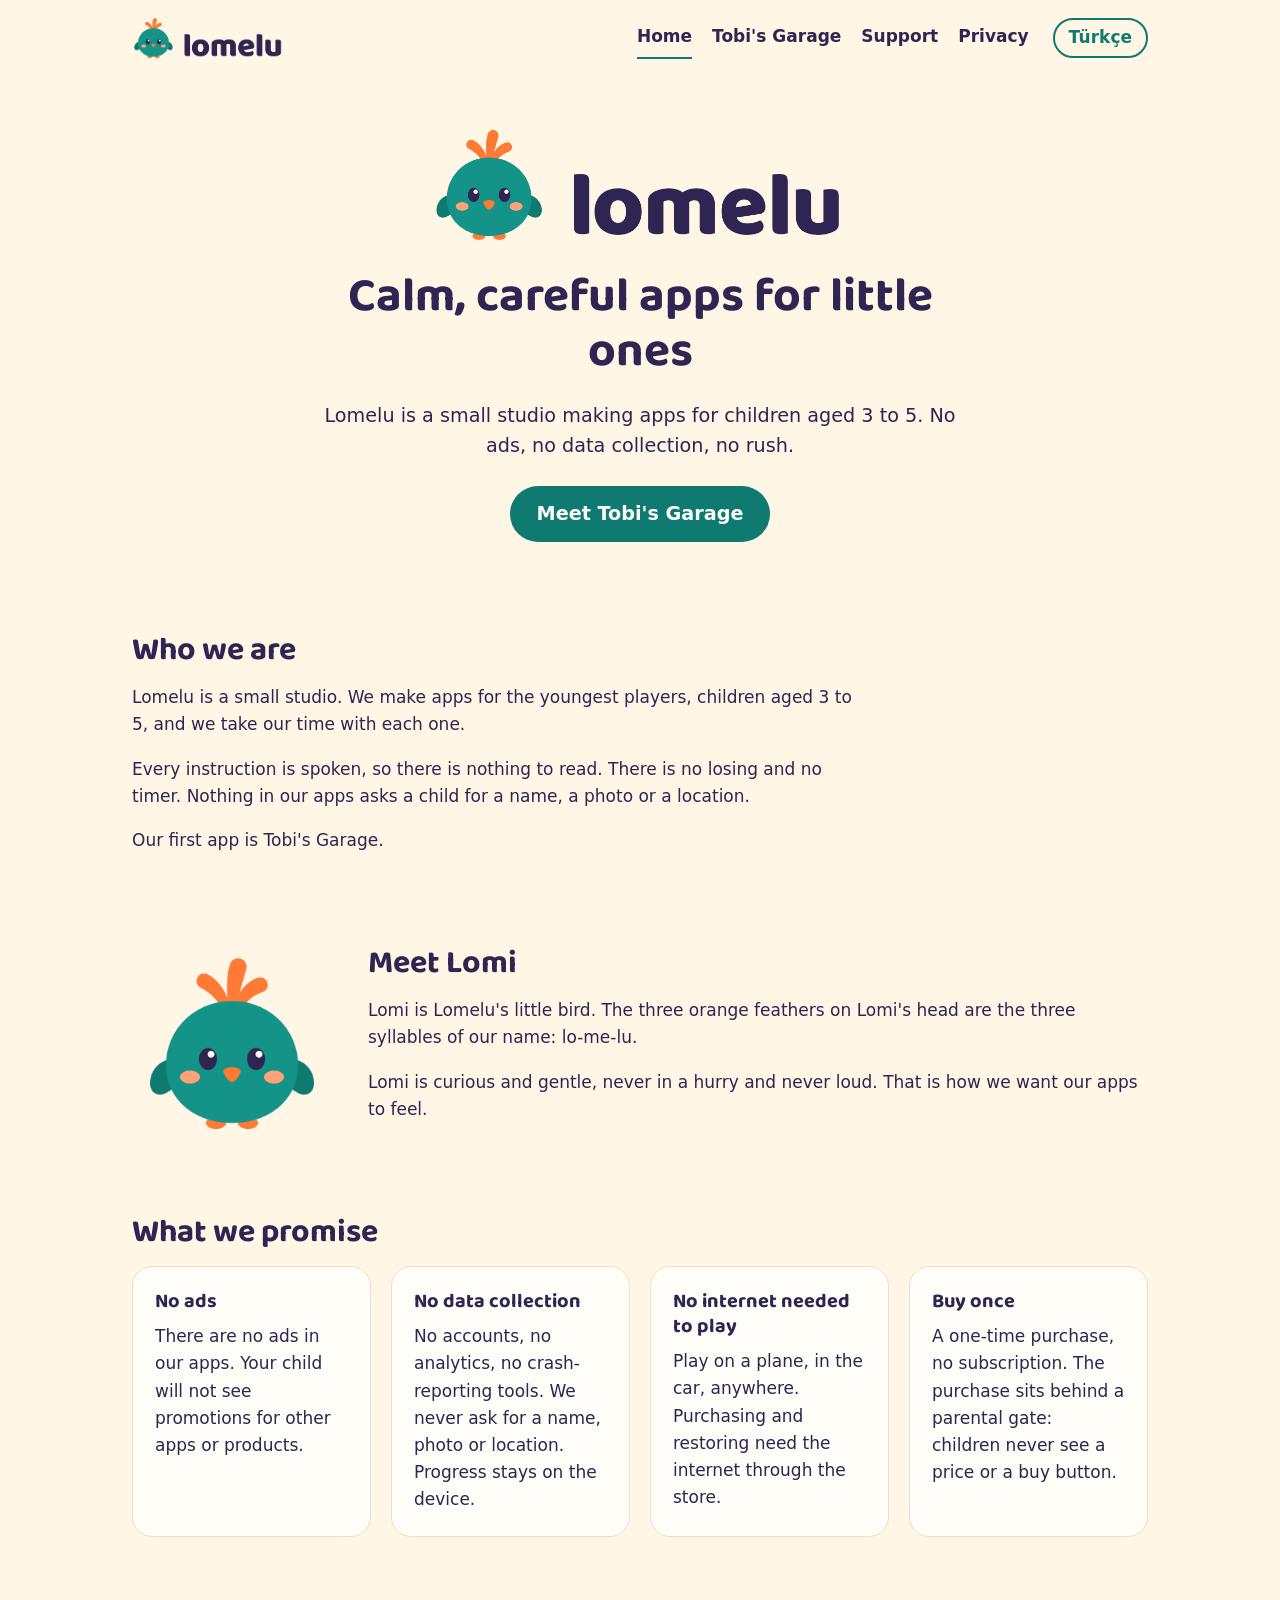
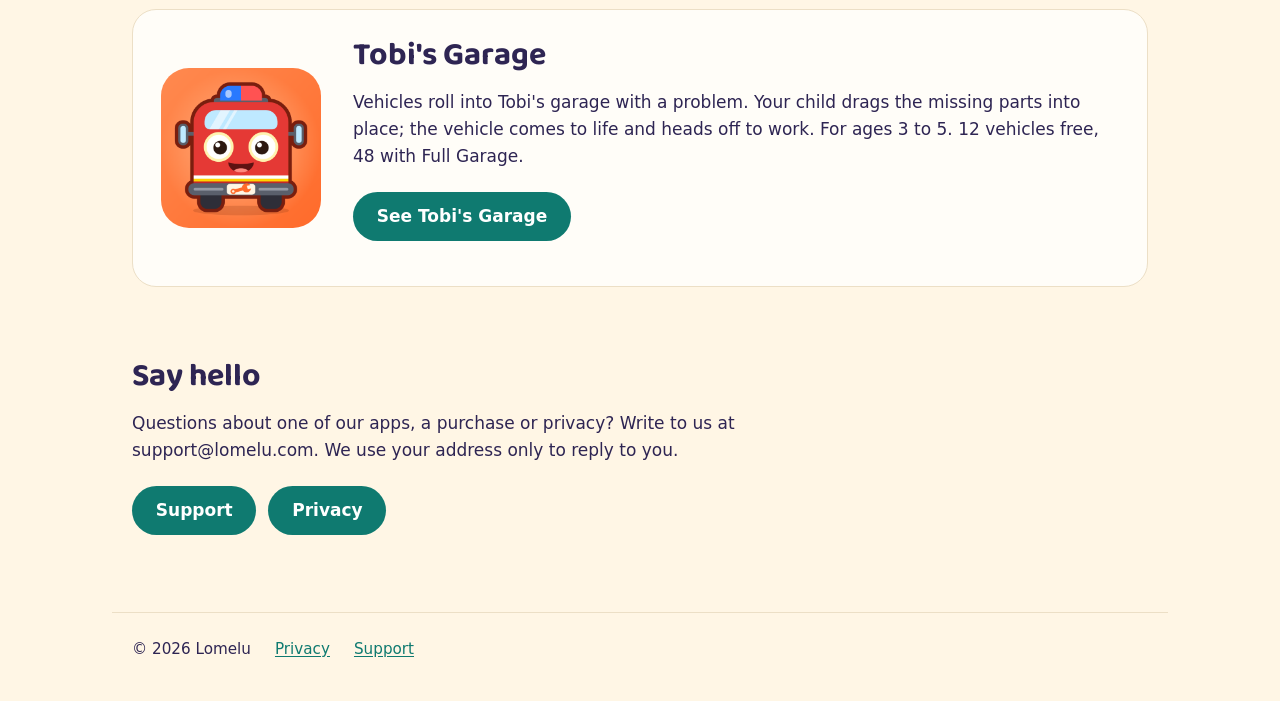
<file: index.html>
<!doctype html>
<html lang="en">
<head>
<meta charset="utf-8">
<meta name="viewport" content="width=device-width, initial-scale=1">
<meta http-equiv="Content-Security-Policy" content="default-src 'none'; img-src 'self'; style-src 'self'; font-src 'self'; base-uri 'none'; form-action 'none'">
<meta name="referrer" content="no-referrer">
<title>Lomelu · Calm, careful apps for little ones</title>
<meta name="description" content="Lomelu is a small studio making apps for children aged 3 to 5. No ads, no data collection, no internet needed to play. Our first app: Tobi&#x27;s Garage.">
<link rel="canonical" href="https://lomelu.com/">
<link rel="alternate" hreflang="en" href="https://lomelu.com/">
<link rel="alternate" hreflang="tr" href="https://lomelu.com/tr">
<link rel="alternate" hreflang="x-default" href="https://lomelu.com/">
<meta property="og:type" content="website">
<meta property="og:site_name" content="Lomelu">
<meta property="og:title" content="Lomelu · Calm, careful apps for little ones">
<meta property="og:description" content="Lomelu is a small studio making apps for children aged 3 to 5. No ads, no data collection, no internet needed to play. Our first app: Tobi&#x27;s Garage.">
<meta property="og:url" content="https://lomelu.com/">
<meta property="og:image" content="https://lomelu.com/assets/brand/lomelu-og-1200x630.png">
<meta name="twitter:card" content="summary_large_image">
<link rel="icon" href="/favicon.ico" sizes="any">
<link rel="icon" type="image/png" sizes="48x48" href="/favicon-48.png">
<link rel="apple-touch-icon" href="/apple-touch-icon.png">
<link rel="stylesheet" href="/assets/site.css">
</head>
<body class="page-home">
<a class="skip" href="#main">Skip to content</a>
<header class="site-header">
<a class="logo" href="/"><img class="logo-image" src="/assets/brand/lomelu-header-240.png" alt="Lomelu" width="835" height="240"></a>
<nav aria-label="Main menu"><a href="/" aria-current="page">Home</a><a href="/tobis-garage">Tobi&#x27;s Garage</a><a href="/support">Support</a><a href="/privacy">Privacy</a></nav>
<a class="lang" href="/tr" lang="tr" hreflang="tr">Türkçe</a>
</header>
<main id="main">
<section class="hero hero-brand"><img class="hero-logo" src="/assets/brand/lomelu-header-240.png" alt="Lomelu" width="835" height="240">
<div class="hero-text"><h1>Calm, careful apps for little ones</h1>
<p>Lomelu is a small studio making apps for children aged 3 to 5. No ads, no data collection, no rush.</p>
<p class="buttons"><a class="button" href="/tobis-garage">Meet Tobi&#x27;s Garage</a></p></div></section>
<section class="about"><div><h2>Who we are</h2>
<p>Lomelu is a small studio. We make apps for the youngest players, children aged 3 to 5, and we take our time with each one.</p>
<p>Every instruction is spoken, so there is nothing to read. There is no losing and no timer. Nothing in our apps asks a child for a name, a photo or a location.</p>
<p>Our first app is Tobi's Garage.</p></div></section>
<section class="about with-image"><img class="about-image" src="/assets/brand/lomelu-symbol-512.png" alt="Lomi, a round sea-green baby bird with three orange feathers on its head" width="512" height="512" loading="lazy" decoding="async"><div><h2>Meet Lomi</h2>
<p>Lomi is Lomelu's little bird. The three orange feathers on Lomi's head are the three syllables of our name: lo-me-lu.</p>
<p>Lomi is curious and gentle, never in a hurry and never loud. That is how we want our apps to feel.</p></div></section>
<section class="content"><h2>What we promise</h2>
<div class="cards"><div class="item"><h3>No ads</h3>
<p>There are no ads in our apps. Your child will not see promotions for other apps or products.</p></div><div class="item"><h3>No data collection</h3>
<p>No accounts, no analytics, no crash-reporting tools. We never ask for a name, photo or location. Progress stays on the device.</p></div><div class="item"><h3>No internet needed to play</h3>
<p>Play on a plane, in the car, anywhere. Purchasing and restoring need the internet through the store.</p></div><div class="item"><h3>Buy once</h3>
<p>A one-time purchase, no subscription. The purchase sits behind a parental gate: children never see a price or a buy button.</p></div></div>
</section>
<section class="text card with-image"><img class="card-image" src="/assets/play/icon_512.png" alt="Tobi&#x27;s Garage app icon: a smiling red fire truck" width="512" height="512" loading="lazy" decoding="async"><div><h2>Tobi&#x27;s Garage</h2>
<p>Vehicles roll into Tobi's garage with a problem. Your child drags the missing parts into place; the vehicle comes to life and heads off to work. For ages 3 to 5. 12 vehicles free, 48 with Full Garage.</p>
<p class="buttons"><a class="button" href="/tobis-garage">See Tobi&#x27;s Garage</a></p></div></section>
<section class="text"><h2>Say hello</h2>
<p>Questions about one of our apps, a purchase or privacy? Write to us at support@lomelu.com. We use your address only to reply to you.</p>
<p class="buttons"><a class="button" href="/support">Support</a><a class="button" href="/privacy">Privacy</a></p></section>
</main>
<footer class="site-footer"><span>© 2026 Lomelu</span><a href="/privacy">Privacy</a><a href="/support">Support</a></footer>
</body>
</html>
</file>
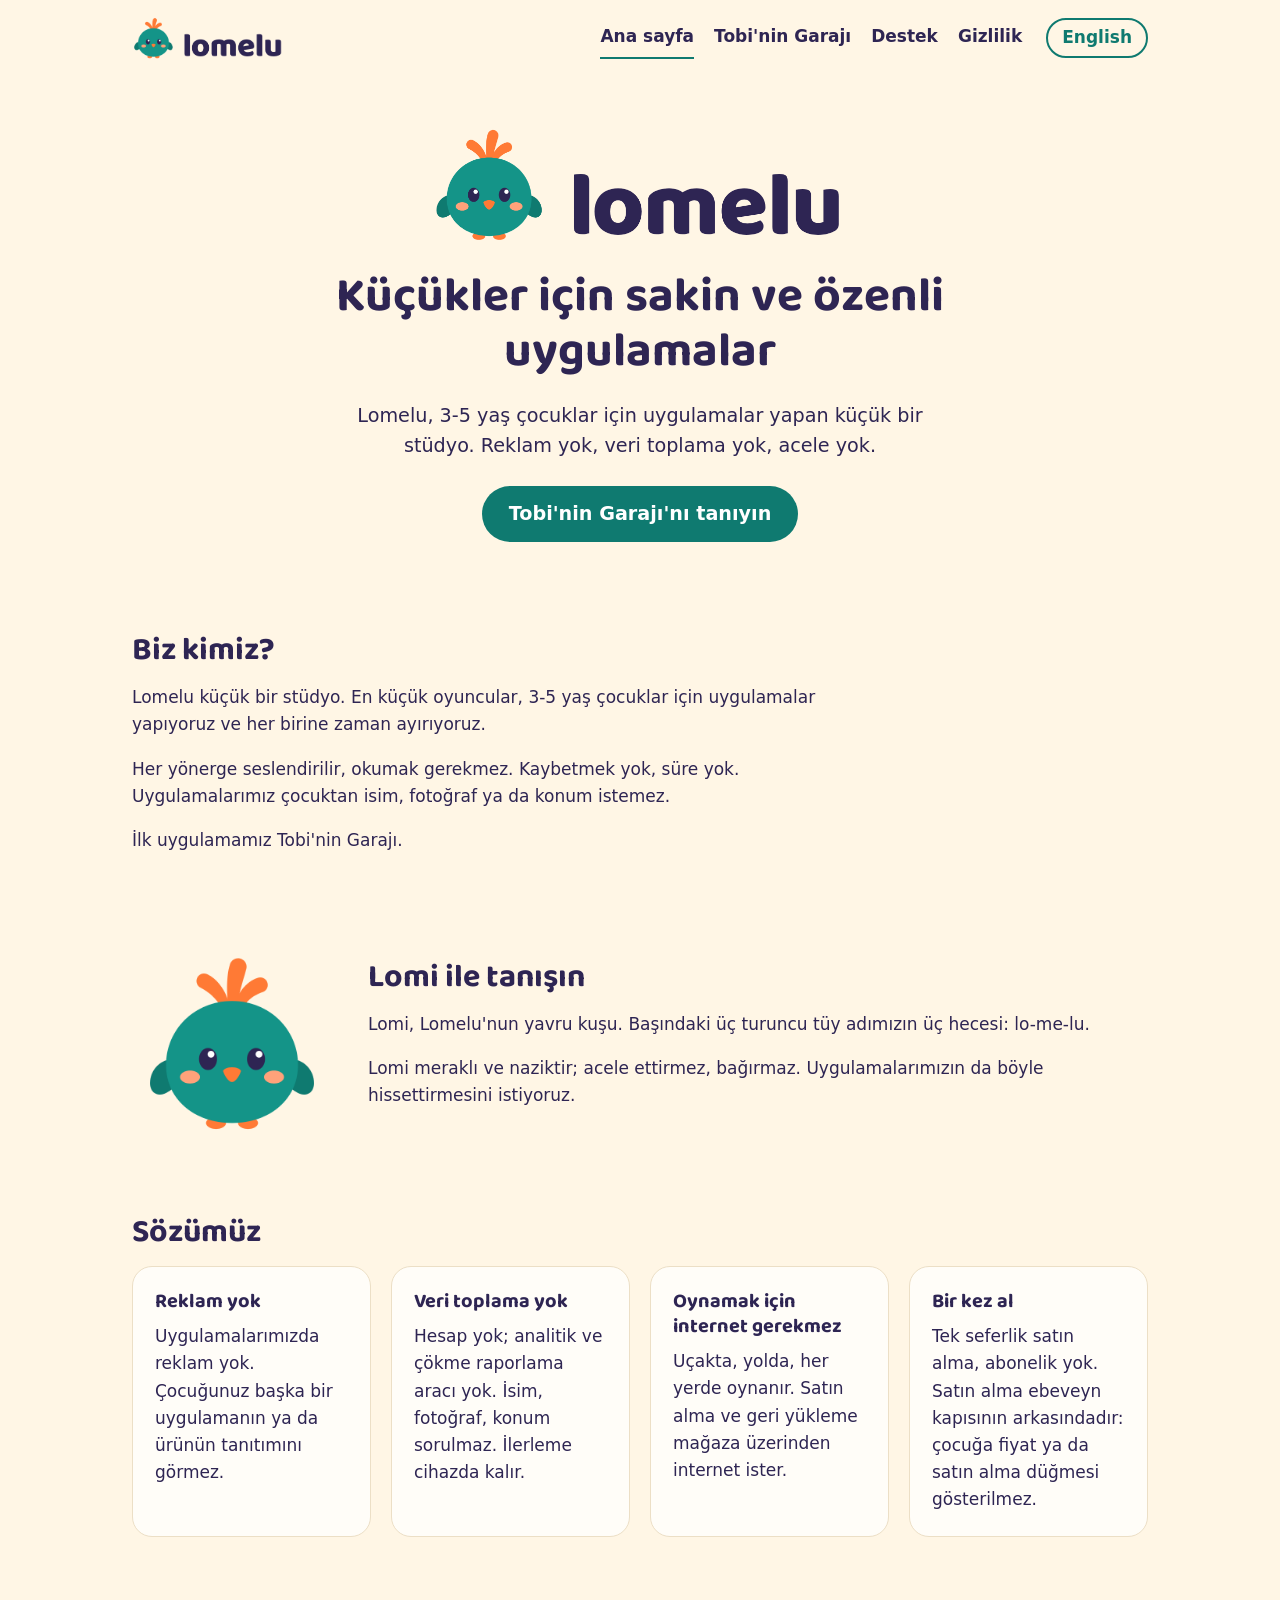
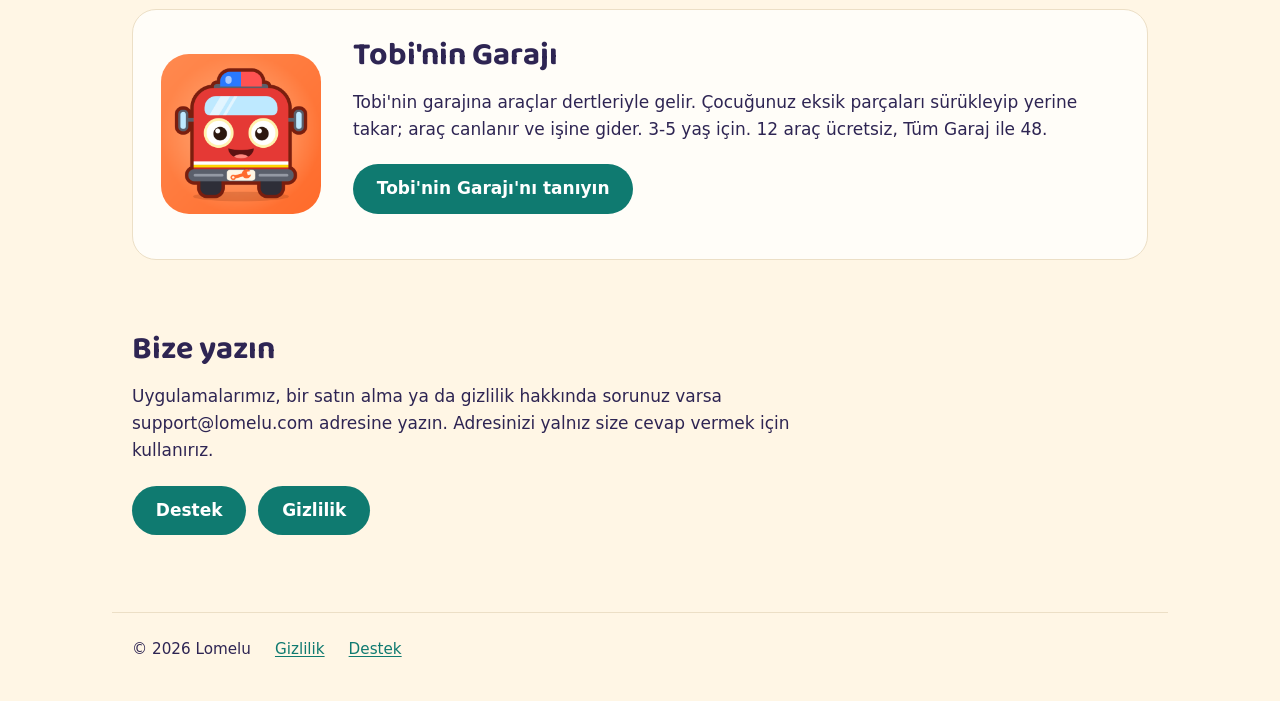
<file: tr/index.html>
<!doctype html>
<html lang="tr">
<head>
<meta charset="utf-8">
<meta name="viewport" content="width=device-width, initial-scale=1">
<meta http-equiv="Content-Security-Policy" content="default-src 'none'; img-src 'self'; style-src 'self'; font-src 'self'; base-uri 'none'; form-action 'none'">
<meta name="referrer" content="no-referrer">
<title>Lomelu · Küçükler için sakin ve özenli uygulamalar</title>
<meta name="description" content="Lomelu, 3-5 yaş çocuklar için uygulamalar yapan küçük bir stüdyo. Reklam yok, veri toplama yok, oynamak için internet gerekmez. İlki: Tobi&#x27;nin Garajı.">
<link rel="canonical" href="https://lomelu.com/tr">
<link rel="alternate" hreflang="en" href="https://lomelu.com/">
<link rel="alternate" hreflang="tr" href="https://lomelu.com/tr">
<link rel="alternate" hreflang="x-default" href="https://lomelu.com/">
<meta property="og:type" content="website">
<meta property="og:site_name" content="Lomelu">
<meta property="og:title" content="Lomelu · Küçükler için sakin ve özenli uygulamalar">
<meta property="og:description" content="Lomelu, 3-5 yaş çocuklar için uygulamalar yapan küçük bir stüdyo. Reklam yok, veri toplama yok, oynamak için internet gerekmez. İlki: Tobi&#x27;nin Garajı.">
<meta property="og:url" content="https://lomelu.com/tr">
<meta property="og:image" content="https://lomelu.com/assets/brand/lomelu-og-1200x630.png">
<meta name="twitter:card" content="summary_large_image">
<link rel="icon" href="/favicon.ico" sizes="any">
<link rel="icon" type="image/png" sizes="48x48" href="/favicon-48.png">
<link rel="apple-touch-icon" href="/apple-touch-icon.png">
<link rel="stylesheet" href="/assets/site.css">
</head>
<body class="page-home">
<a class="skip" href="#main">İçeriğe geç</a>
<header class="site-header">
<a class="logo" href="/tr"><img class="logo-image" src="/assets/brand/lomelu-header-240.png" alt="Lomelu" width="835" height="240"></a>
<nav aria-label="Ana menü"><a href="/tr" aria-current="page">Ana sayfa</a><a href="/tr/tobis-garage">Tobi&#x27;nin Garajı</a><a href="/tr/destek">Destek</a><a href="/tr/gizlilik">Gizlilik</a></nav>
<a class="lang" href="/" lang="en" hreflang="en">English</a>
</header>
<main id="main">
<section class="hero hero-brand"><img class="hero-logo" src="/assets/brand/lomelu-header-240.png" alt="Lomelu" width="835" height="240">
<div class="hero-text"><h1>Küçükler için sakin ve özenli uygulamalar</h1>
<p>Lomelu, 3-5 yaş çocuklar için uygulamalar yapan küçük bir stüdyo. Reklam yok, veri toplama yok, acele yok.</p>
<p class="buttons"><a class="button" href="/tr/tobis-garage">Tobi&#x27;nin Garajı&#x27;nı tanıyın</a></p></div></section>
<section class="about"><div><h2>Biz kimiz?</h2>
<p>Lomelu küçük bir stüdyo. En küçük oyuncular, 3-5 yaş çocuklar için uygulamalar yapıyoruz ve her birine zaman ayırıyoruz.</p>
<p>Her yönerge seslendirilir, okumak gerekmez. Kaybetmek yok, süre yok. Uygulamalarımız çocuktan isim, fotoğraf ya da konum istemez.</p>
<p>İlk uygulamamız Tobi'nin Garajı.</p></div></section>
<section class="about with-image"><img class="about-image" src="/assets/brand/lomelu-symbol-512.png" alt="Lomi: başında üç turuncu tüy olan, yuvarlak, deniz yeşili yavru kuş" width="512" height="512" loading="lazy" decoding="async"><div><h2>Lomi ile tanışın</h2>
<p>Lomi, Lomelu'nun yavru kuşu. Başındaki üç turuncu tüy adımızın üç hecesi: lo-me-lu.</p>
<p>Lomi meraklı ve naziktir; acele ettirmez, bağırmaz. Uygulamalarımızın da böyle hissettirmesini istiyoruz.</p></div></section>
<section class="content"><h2>Sözümüz</h2>
<div class="cards"><div class="item"><h3>Reklam yok</h3>
<p>Uygulamalarımızda reklam yok. Çocuğunuz başka bir uygulamanın ya da ürünün tanıtımını görmez.</p></div><div class="item"><h3>Veri toplama yok</h3>
<p>Hesap yok; analitik ve çökme raporlama aracı yok. İsim, fotoğraf, konum sorulmaz. İlerleme cihazda kalır.</p></div><div class="item"><h3>Oynamak için internet gerekmez</h3>
<p>Uçakta, yolda, her yerde oynanır. Satın alma ve geri yükleme mağaza üzerinden internet ister.</p></div><div class="item"><h3>Bir kez al</h3>
<p>Tek seferlik satın alma, abonelik yok. Satın alma ebeveyn kapısının arkasındadır: çocuğa fiyat ya da satın alma düğmesi gösterilmez.</p></div></div>
</section>
<section class="text card with-image"><img class="card-image" src="/assets/play/icon_512.png" alt="Tobi&#x27;nin Garajı uygulama ikonu: gülen kırmızı itfaiye" width="512" height="512" loading="lazy" decoding="async"><div><h2>Tobi&#x27;nin Garajı</h2>
<p>Tobi'nin garajına araçlar dertleriyle gelir. Çocuğunuz eksik parçaları sürükleyip yerine takar; araç canlanır ve işine gider. 3-5 yaş için. 12 araç ücretsiz, Tüm Garaj ile 48.</p>
<p class="buttons"><a class="button" href="/tr/tobis-garage">Tobi&#x27;nin Garajı&#x27;nı tanıyın</a></p></div></section>
<section class="text"><h2>Bize yazın</h2>
<p>Uygulamalarımız, bir satın alma ya da gizlilik hakkında sorunuz varsa support@lomelu.com adresine yazın. Adresinizi yalnız size cevap vermek için kullanırız.</p>
<p class="buttons"><a class="button" href="/tr/destek">Destek</a><a class="button" href="/tr/gizlilik">Gizlilik</a></p></section>
</main>
<footer class="site-footer"><span>© 2026 Lomelu</span><a href="/tr/gizlilik">Gizlilik</a><a href="/tr/destek">Destek</a></footer>
</body>
</html>
</file>
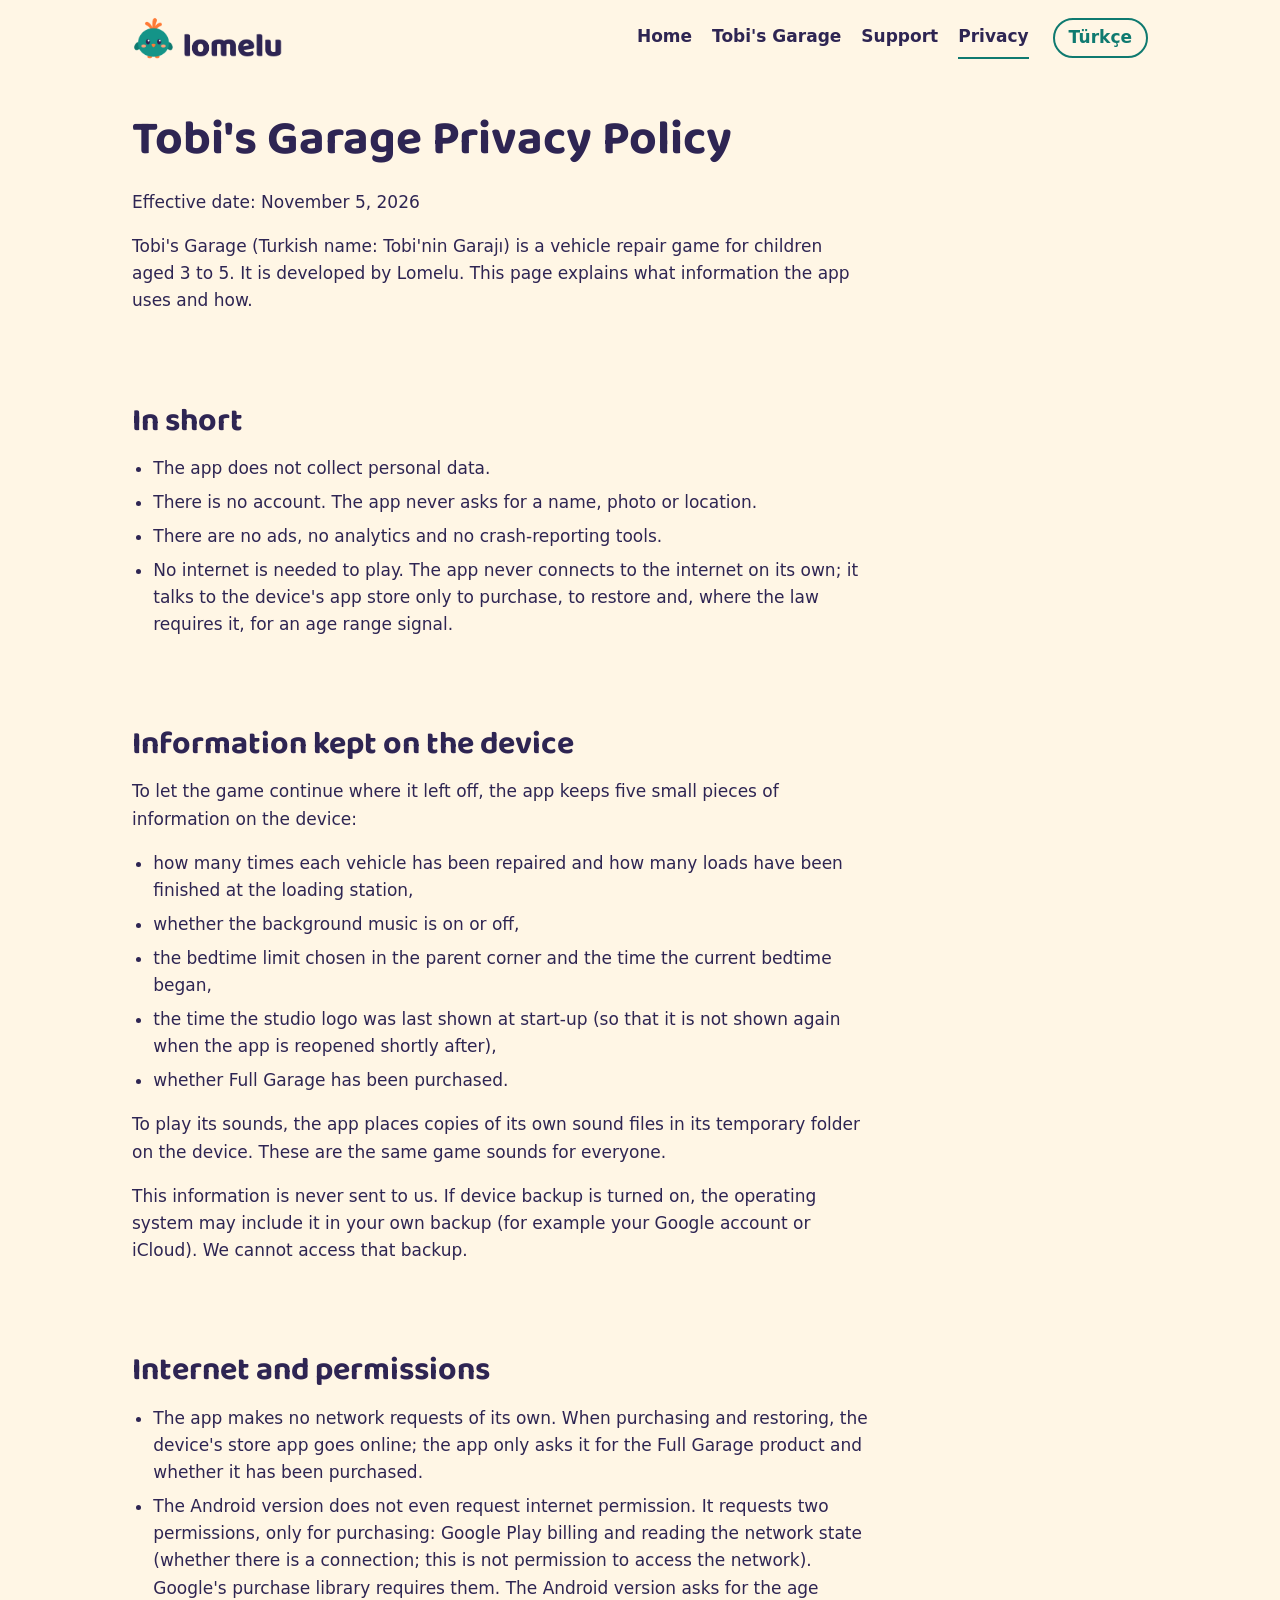
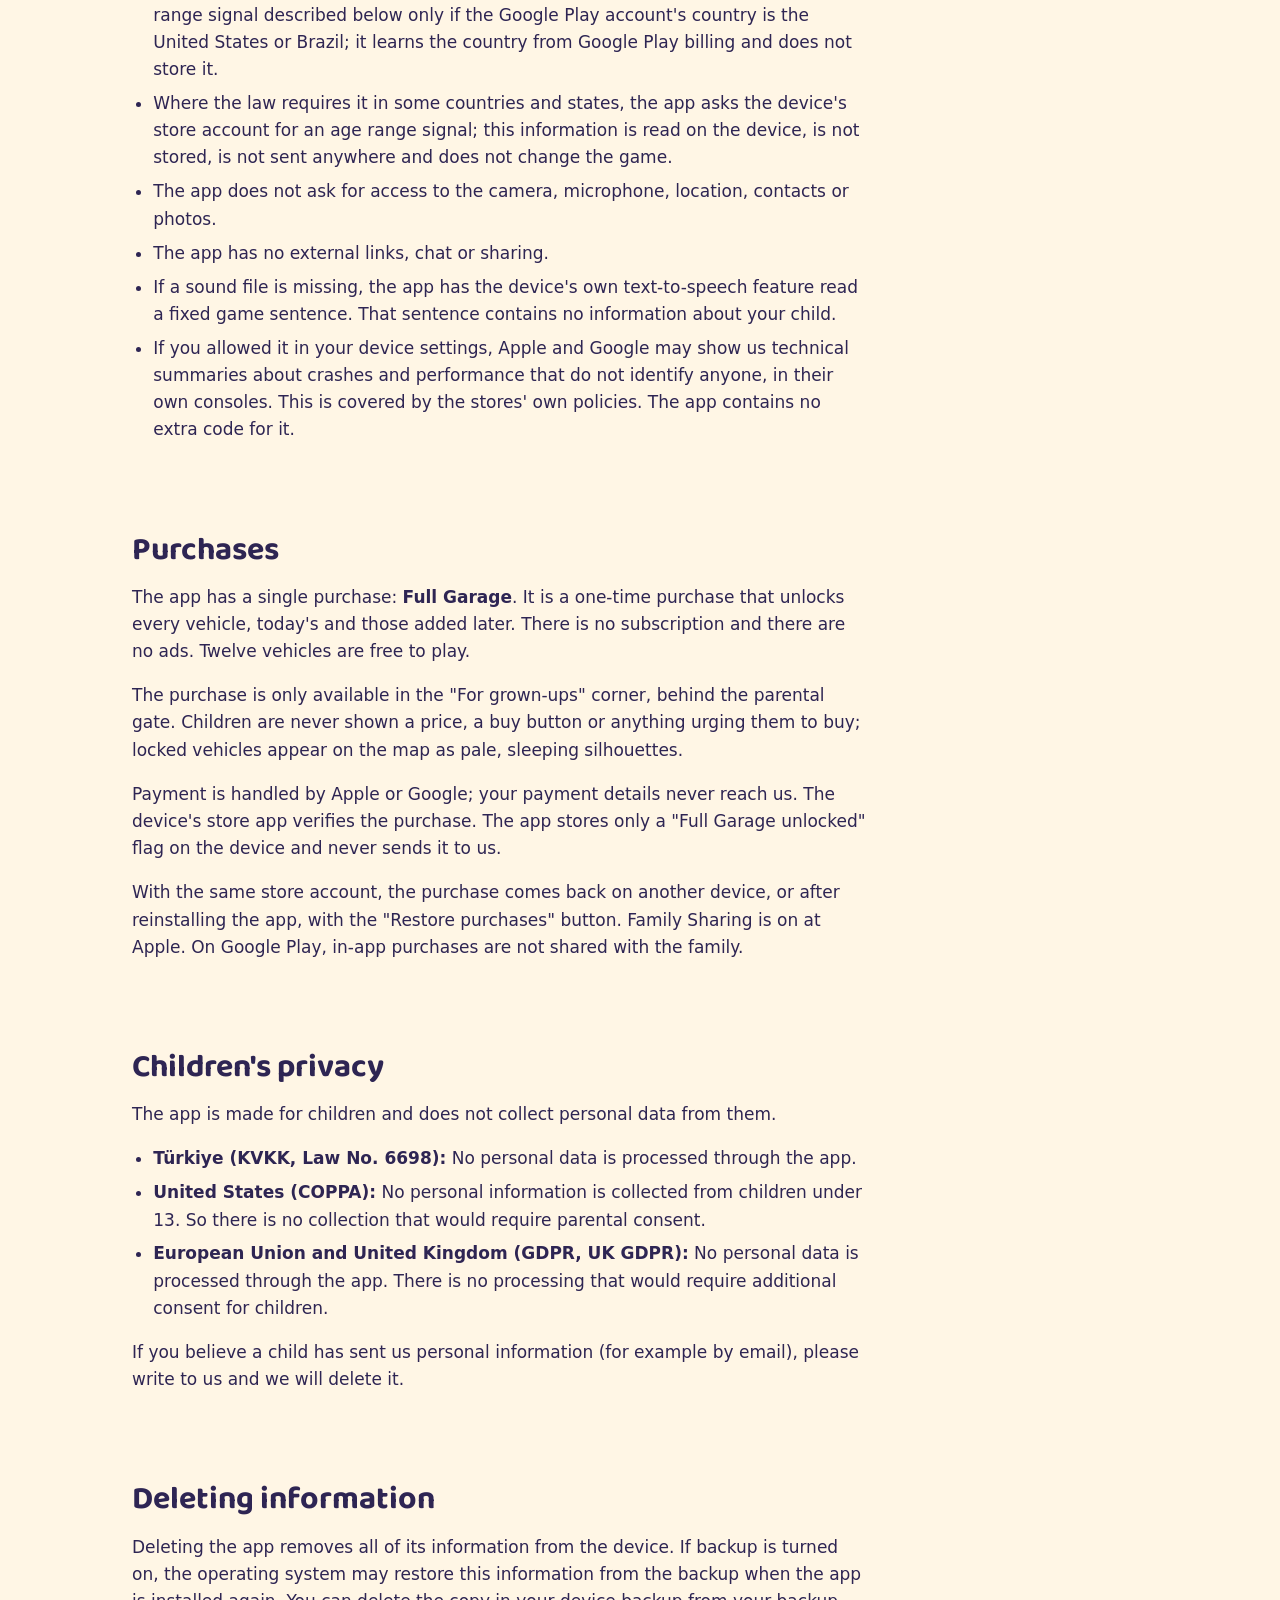
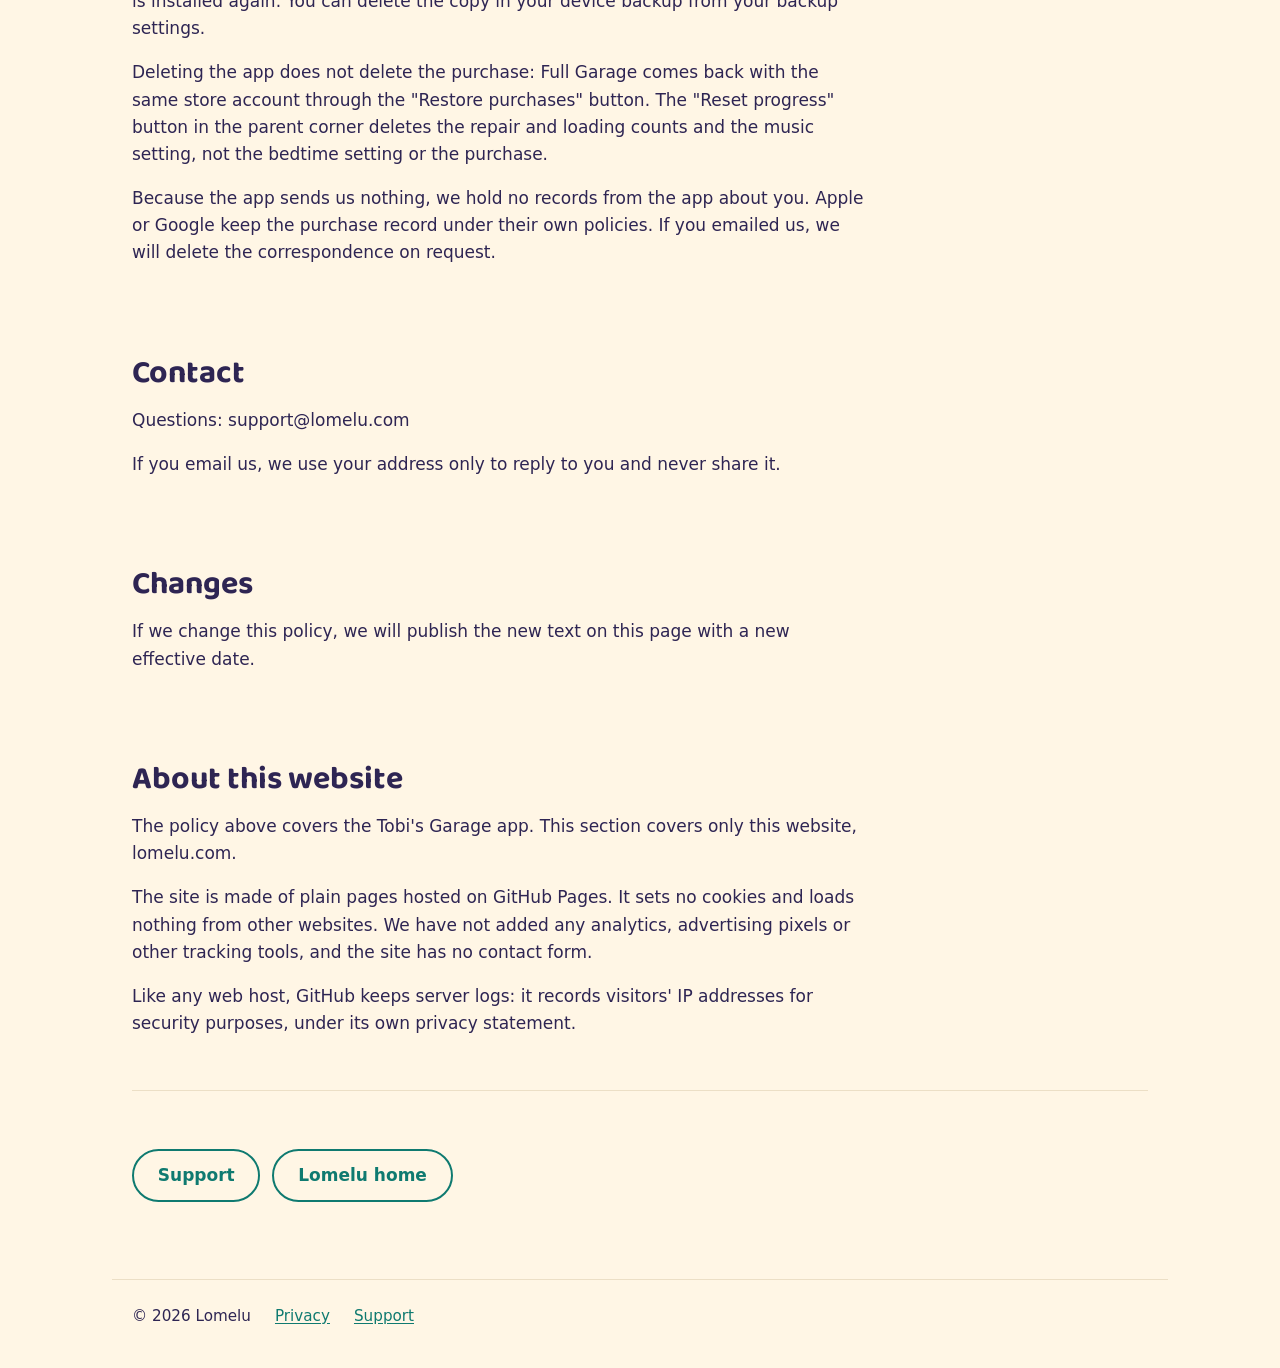
<file: privacy.html>
<!doctype html>
<html lang="en">
<head>
<meta charset="utf-8">
<meta name="viewport" content="width=device-width, initial-scale=1">
<meta http-equiv="Content-Security-Policy" content="default-src 'none'; img-src 'self'; style-src 'self'; font-src 'self'; base-uri 'none'; form-action 'none'">
<meta name="referrer" content="no-referrer">
<title>Privacy Policy · Tobi&#x27;s Garage · Lomelu</title>
<meta name="description" content="Tobi&#x27;s Garage collects no personal data. No account, no ads, no analytics; progress stays on the device. Read the privacy policy for parents.">
<link rel="canonical" href="https://lomelu.com/privacy">
<link rel="alternate" hreflang="en" href="https://lomelu.com/privacy">
<link rel="alternate" hreflang="tr" href="https://lomelu.com/tr/gizlilik">
<link rel="alternate" hreflang="x-default" href="https://lomelu.com/privacy">
<meta property="og:type" content="website">
<meta property="og:site_name" content="Lomelu">
<meta property="og:title" content="Privacy Policy · Tobi&#x27;s Garage · Lomelu">
<meta property="og:description" content="Tobi&#x27;s Garage collects no personal data. No account, no ads, no analytics; progress stays on the device. Read the privacy policy for parents.">
<meta property="og:url" content="https://lomelu.com/privacy">
<meta property="og:image" content="https://lomelu.com/assets/brand/lomelu-og-1200x630.png">
<meta name="twitter:card" content="summary_large_image">
<link rel="icon" href="/favicon.ico" sizes="any">
<link rel="icon" type="image/png" sizes="48x48" href="/favicon-48.png">
<link rel="apple-touch-icon" href="/apple-touch-icon.png">
<link rel="stylesheet" href="/assets/site.css">
</head>
<body class="page-privacy">
<a class="skip" href="#main">Skip to content</a>
<header class="site-header">
<a class="logo" href="/"><img class="logo-image" src="/assets/brand/lomelu-header-240.png" alt="Lomelu" width="835" height="240"></a>
<nav aria-label="Main menu"><a href="/">Home</a><a href="/tobis-garage">Tobi&#x27;s Garage</a><a href="/support">Support</a><a href="/privacy" aria-current="page">Privacy</a></nav>
<a class="lang" href="/tr/gizlilik" lang="tr" hreflang="tr">Türkçe</a>
</header>
<main id="main">
<section class="text"><h1>Tobi&#x27;s Garage Privacy Policy</h1>
<p>Effective date: November 5, 2026</p>
<p>Tobi's Garage (Turkish name: Tobi'nin Garajı) is a vehicle repair game for children aged 3 to 5. It is developed by Lomelu. This page explains what information the app uses and how.</p>
</section>
<section class="text"><h2>In short</h2>
<ul><li>The app does not collect personal data.</li><li>There is no account. The app never asks for a name, photo or location.</li><li>There are no ads, no analytics and no crash-reporting tools.</li><li>No internet is needed to play. The app never connects to the internet on its own; it talks to the device's app store only to purchase, to restore and, where the law requires it, for an age range signal.</li></ul>
</section>
<section class="text"><h2>Information kept on the device</h2>
<p>To let the game continue where it left off, the app keeps five small pieces of information on the device:</p>
<ul><li>how many times each vehicle has been repaired and how many loads have been finished at the loading station,</li><li>whether the background music is on or off,</li><li>the bedtime limit chosen in the parent corner and the time the current bedtime began,</li><li>the time the studio logo was last shown at start-up (so that it is not shown again when the app is reopened shortly after),</li><li>whether Full Garage has been purchased.</li></ul>
<p>To play its sounds, the app places copies of its own sound files in its temporary folder on the device. These are the same game sounds for everyone.</p>
<p>This information is never sent to us. If device backup is turned on, the operating system may include it in your own backup (for example your Google account or iCloud). We cannot access that backup.</p>
</section>
<section class="text"><h2>Internet and permissions</h2>
<ul><li>The app makes no network requests of its own. When purchasing and restoring, the device's store app goes online; the app only asks it for the Full Garage product and whether it has been purchased.</li><li>The Android version does not even request internet permission. It requests two permissions, only for purchasing: Google Play billing and reading the network state (whether there is a connection; this is not permission to access the network). Google's purchase library requires them. The Android version asks for the age range signal described below only if the Google Play account's country is the United States or Brazil; it learns the country from Google Play billing and does not store it.</li><li>Where the law requires it in some countries and states, the app asks the device's store account for an age range signal; this information is read on the device, is not stored, is not sent anywhere and does not change the game.</li><li>The app does not ask for access to the camera, microphone, location, contacts or photos.</li><li>The app has no external links, chat or sharing.</li><li>If a sound file is missing, the app has the device's own text-to-speech feature read a fixed game sentence. That sentence contains no information about your child.</li><li>If you allowed it in your device settings, Apple and Google may show us technical summaries about crashes and performance that do not identify anyone, in their own consoles. This is covered by the stores' own policies. The app contains no extra code for it.</li></ul>
</section>
<section class="text"><h2>Purchases</h2>
<p>The app has a single purchase: <strong>Full Garage</strong>. It is a one-time purchase that unlocks every vehicle, today's and those added later. There is no subscription and there are no ads. Twelve vehicles are free to play.</p>
<p>The purchase is only available in the "For grown-ups" corner, behind the parental gate. Children are never shown a price, a buy button or anything urging them to buy; locked vehicles appear on the map as pale, sleeping silhouettes.</p>
<p>Payment is handled by Apple or Google; your payment details never reach us. The device's store app verifies the purchase. The app stores only a "Full Garage unlocked" flag on the device and never sends it to us.</p>
<p>With the same store account, the purchase comes back on another device, or after reinstalling the app, with the "Restore purchases" button. Family Sharing is on at Apple. On Google Play, in-app purchases are not shared with the family.</p>
</section>
<section class="text"><h2>Children&#x27;s privacy</h2>
<p>The app is made for children and does not collect personal data from them.</p>
<ul><li><strong>Türkiye (KVKK, Law No. 6698):</strong> No personal data is processed through the app.</li><li><strong>United States (COPPA):</strong> No personal information is collected from children under 13. So there is no collection that would require parental consent.</li><li><strong>European Union and United Kingdom (GDPR, UK GDPR):</strong> No personal data is processed through the app. There is no processing that would require additional consent for children.</li></ul>
<p>If you believe a child has sent us personal information (for example by email), please write to us and we will delete it.</p>
</section>
<section class="text"><h2>Deleting information</h2>
<p>Deleting the app removes all of its information from the device. If backup is turned on, the operating system may restore this information from the backup when the app is installed again. You can delete the copy in your device backup from your backup settings.</p>
<p>Deleting the app does not delete the purchase: Full Garage comes back with the same store account through the "Restore purchases" button. The "Reset progress" button in the parent corner deletes the repair and loading counts and the music setting, not the bedtime setting or the purchase.</p>
<p>Because the app sends us nothing, we hold no records from the app about you. Apple or Google keep the purchase record under their own policies. If you emailed us, we will delete the correspondence on request.</p>
</section>
<section class="text"><h2>Contact</h2>
<p>Questions: support@lomelu.com</p>
<p>If you email us, we use your address only to reply to you and never share it.</p>
</section>
<section class="text"><h2>Changes</h2>
<p>If we change this policy, we will publish the new text on this page with a new effective date.</p>
</section>
<section class="text"><h2>About this website</h2>
<p>The policy above covers the Tobi's Garage app. This section covers only this website, lomelu.com.</p>
<p>The site is made of plain pages hosted on GitHub Pages. It sets no cookies and loads nothing from other websites. We have not added any analytics, advertising pixels or other tracking tools, and the site has no contact form.</p>
<p>Like any web host, GitHub keeps server logs: it records visitors' IP addresses for security purposes, under its own privacy statement.</p>
</section>
<section class="links"><p class="buttons"><a class="button quiet" href="/support">Support</a><a class="button quiet" href="/">Lomelu home</a></p></section>
</main>
<footer class="site-footer"><span>© 2026 Lomelu</span><a href="/privacy">Privacy</a><a href="/support">Support</a></footer>
</body>
</html>
</file>
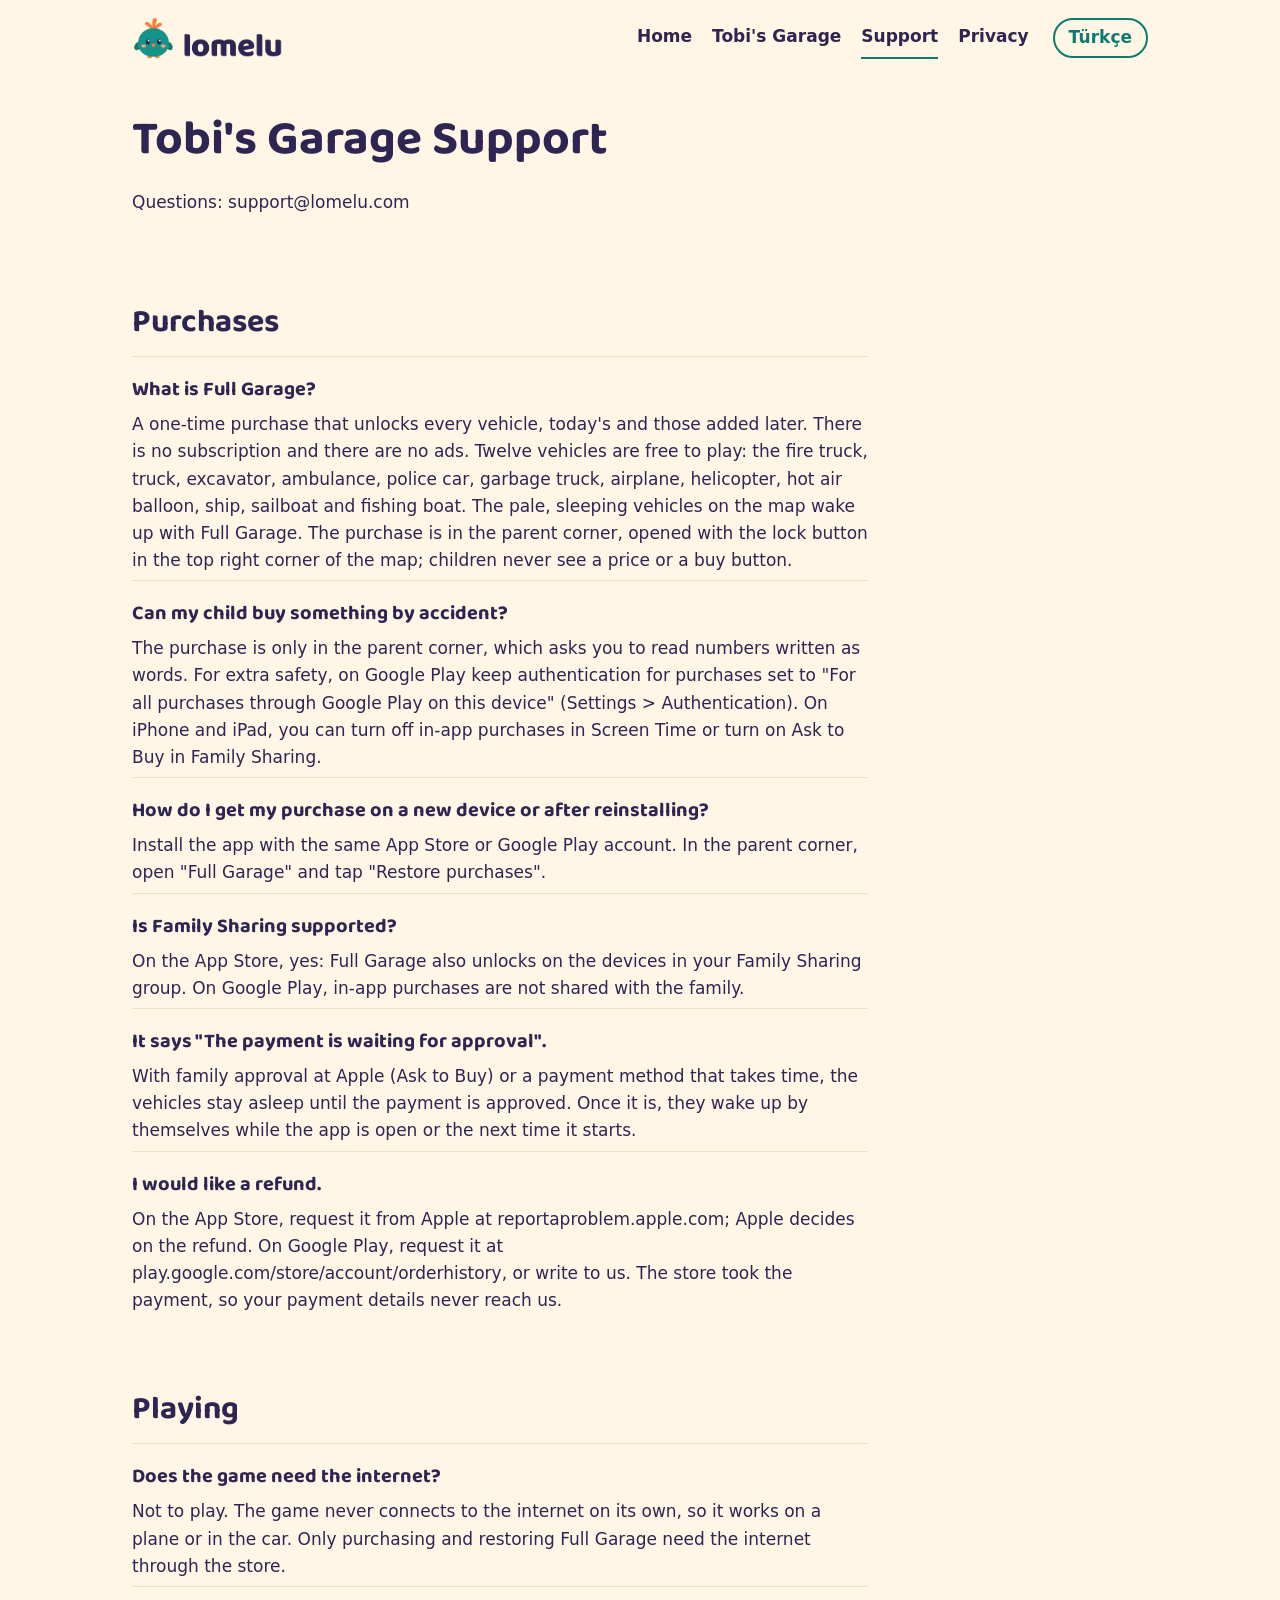
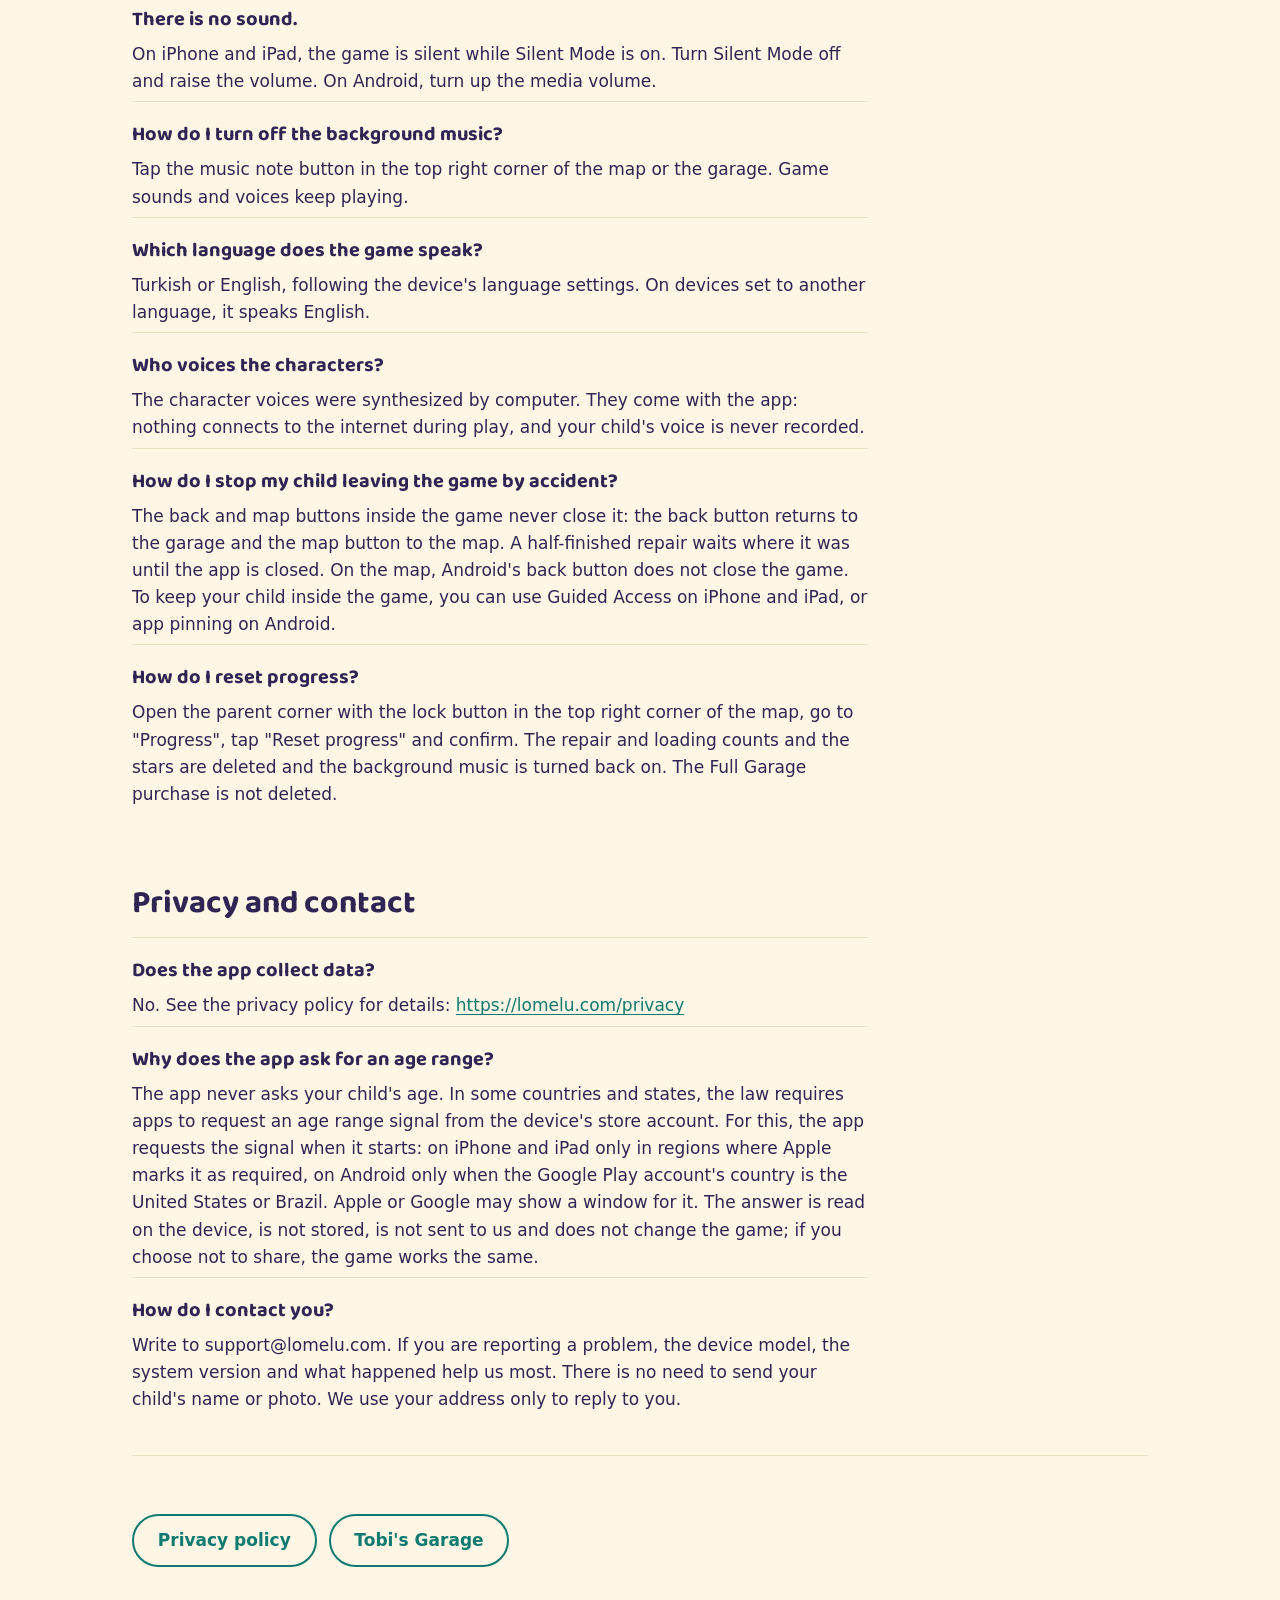
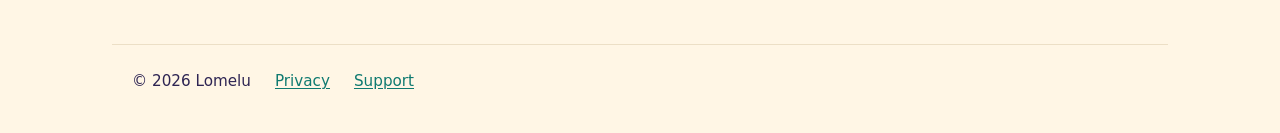
<file: support.html>
<!doctype html>
<html lang="en">
<head>
<meta charset="utf-8">
<meta name="viewport" content="width=device-width, initial-scale=1">
<meta http-equiv="Content-Security-Policy" content="default-src 'none'; img-src 'self'; style-src 'self'; font-src 'self'; base-uri 'none'; form-action 'none'">
<meta name="referrer" content="no-referrer">
<title>Support · Tobi&#x27;s Garage · Lomelu</title>
<meta name="description" content="Answers for parents about Tobi&#x27;s Garage: Full Garage, restoring a purchase, Family Sharing, sound, language, resetting progress and how to reach us.">
<link rel="canonical" href="https://lomelu.com/support">
<link rel="alternate" hreflang="en" href="https://lomelu.com/support">
<link rel="alternate" hreflang="tr" href="https://lomelu.com/tr/destek">
<link rel="alternate" hreflang="x-default" href="https://lomelu.com/support">
<meta property="og:type" content="website">
<meta property="og:site_name" content="Lomelu">
<meta property="og:title" content="Support · Tobi&#x27;s Garage · Lomelu">
<meta property="og:description" content="Answers for parents about Tobi&#x27;s Garage: Full Garage, restoring a purchase, Family Sharing, sound, language, resetting progress and how to reach us.">
<meta property="og:url" content="https://lomelu.com/support">
<meta property="og:image" content="https://lomelu.com/assets/brand/lomelu-og-1200x630.png">
<meta name="twitter:card" content="summary_large_image">
<link rel="icon" href="/favicon.ico" sizes="any">
<link rel="icon" type="image/png" sizes="48x48" href="/favicon-48.png">
<link rel="apple-touch-icon" href="/apple-touch-icon.png">
<link rel="stylesheet" href="/assets/site.css">
</head>
<body class="page-support">
<a class="skip" href="#main">Skip to content</a>
<header class="site-header">
<a class="logo" href="/"><img class="logo-image" src="/assets/brand/lomelu-header-240.png" alt="Lomelu" width="835" height="240"></a>
<nav aria-label="Main menu"><a href="/">Home</a><a href="/tobis-garage">Tobi&#x27;s Garage</a><a href="/support" aria-current="page">Support</a><a href="/privacy">Privacy</a></nav>
<a class="lang" href="/tr/destek" lang="tr" hreflang="tr">Türkçe</a>
</header>
<main id="main">
<section class="text"><h1>Tobi&#x27;s Garage Support</h1>
<p>Questions: support@lomelu.com</p>
</section>
<section class="content"><h2>Purchases</h2>
<div class="faq"><div class="item"><h3>What is Full Garage?</h3>
<p>A one-time purchase that unlocks every vehicle, today's and those added later. There is no subscription and there are no ads. Twelve vehicles are free to play: the fire truck, truck, excavator, ambulance, police car, garbage truck, airplane, helicopter, hot air balloon, ship, sailboat and fishing boat. The pale, sleeping vehicles on the map wake up with Full Garage. The purchase is in the parent corner, opened with the lock button in the top right corner of the map; children never see a price or a buy button.</p></div><div class="item"><h3>Can my child buy something by accident?</h3>
<p>The purchase is only in the parent corner, which asks you to read numbers written as words. For extra safety, on Google Play keep authentication for purchases set to "For all purchases through Google Play on this device" (Settings &gt; Authentication). On iPhone and iPad, you can turn off in-app purchases in Screen Time or turn on Ask to Buy in Family Sharing.</p></div><div class="item"><h3>How do I get my purchase on a new device or after reinstalling?</h3>
<p>Install the app with the same App Store or Google Play account. In the parent corner, open "Full Garage" and tap "Restore purchases".</p></div><div class="item"><h3>Is Family Sharing supported?</h3>
<p>On the App Store, yes: Full Garage also unlocks on the devices in your Family Sharing group. On Google Play, in-app purchases are not shared with the family.</p></div><div class="item"><h3>It says &quot;The payment is waiting for approval&quot;.</h3>
<p>With family approval at Apple (Ask to Buy) or a payment method that takes time, the vehicles stay asleep until the payment is approved. Once it is, they wake up by themselves while the app is open or the next time it starts.</p></div><div class="item"><h3>I would like a refund.</h3>
<p>On the App Store, request it from Apple at reportaproblem.apple.com; Apple decides on the refund. On Google Play, request it at play.google.com/store/account/orderhistory, or write to us. The store took the payment, so your payment details never reach us.</p></div></div>
</section>
<section class="content"><h2>Playing</h2>
<div class="faq"><div class="item"><h3>Does the game need the internet?</h3>
<p>Not to play. The game never connects to the internet on its own, so it works on a plane or in the car. Only purchasing and restoring Full Garage need the internet through the store.</p></div><div class="item"><h3>There is no sound.</h3>
<p>On iPhone and iPad, the game is silent while Silent Mode is on. Turn Silent Mode off and raise the volume. On Android, turn up the media volume.</p></div><div class="item"><h3>How do I turn off the background music?</h3>
<p>Tap the music note button in the top right corner of the map or the garage. Game sounds and voices keep playing.</p></div><div class="item"><h3>Which language does the game speak?</h3>
<p>Turkish or English, following the device's language settings. On devices set to another language, it speaks English.</p></div><div class="item"><h3>Who voices the characters?</h3>
<p>The character voices were synthesized by computer. They come with the app: nothing connects to the internet during play, and your child's voice is never recorded.</p></div><div class="item"><h3>How do I stop my child leaving the game by accident?</h3>
<p>The back and map buttons inside the game never close it: the back button returns to the garage and the map button to the map. A half-finished repair waits where it was until the app is closed. On the map, Android's back button does not close the game. To keep your child inside the game, you can use Guided Access on iPhone and iPad, or app pinning on Android.</p></div><div class="item"><h3>How do I reset progress?</h3>
<p>Open the parent corner with the lock button in the top right corner of the map, go to "Progress", tap "Reset progress" and confirm. The repair and loading counts and the stars are deleted and the background music is turned back on. The Full Garage purchase is not deleted.</p></div></div>
</section>
<section class="content"><h2>Privacy and contact</h2>
<div class="faq"><div class="item"><h3>Does the app collect data?</h3>
<p>No. See the privacy policy for details: <a href="/privacy">https://lomelu.com/privacy</a></p></div><div class="item"><h3>Why does the app ask for an age range?</h3>
<p>The app never asks your child's age. In some countries and states, the law requires apps to request an age range signal from the device's store account. For this, the app requests the signal when it starts: on iPhone and iPad only in regions where Apple marks it as required, on Android only when the Google Play account's country is the United States or Brazil. Apple or Google may show a window for it. The answer is read on the device, is not stored, is not sent to us and does not change the game; if you choose not to share, the game works the same.</p></div><div class="item"><h3>How do I contact you?</h3>
<p>Write to support@lomelu.com. If you are reporting a problem, the device model, the system version and what happened help us most. There is no need to send your child's name or photo. We use your address only to reply to you.</p></div></div>
</section>
<section class="links"><p class="buttons"><a class="button quiet" href="/privacy">Privacy policy</a><a class="button quiet" href="/tobis-garage">Tobi&#x27;s Garage</a></p></section>
</main>
<footer class="site-footer"><span>© 2026 Lomelu</span><a href="/privacy">Privacy</a><a href="/support">Support</a></footer>
</body>
</html>
</file>
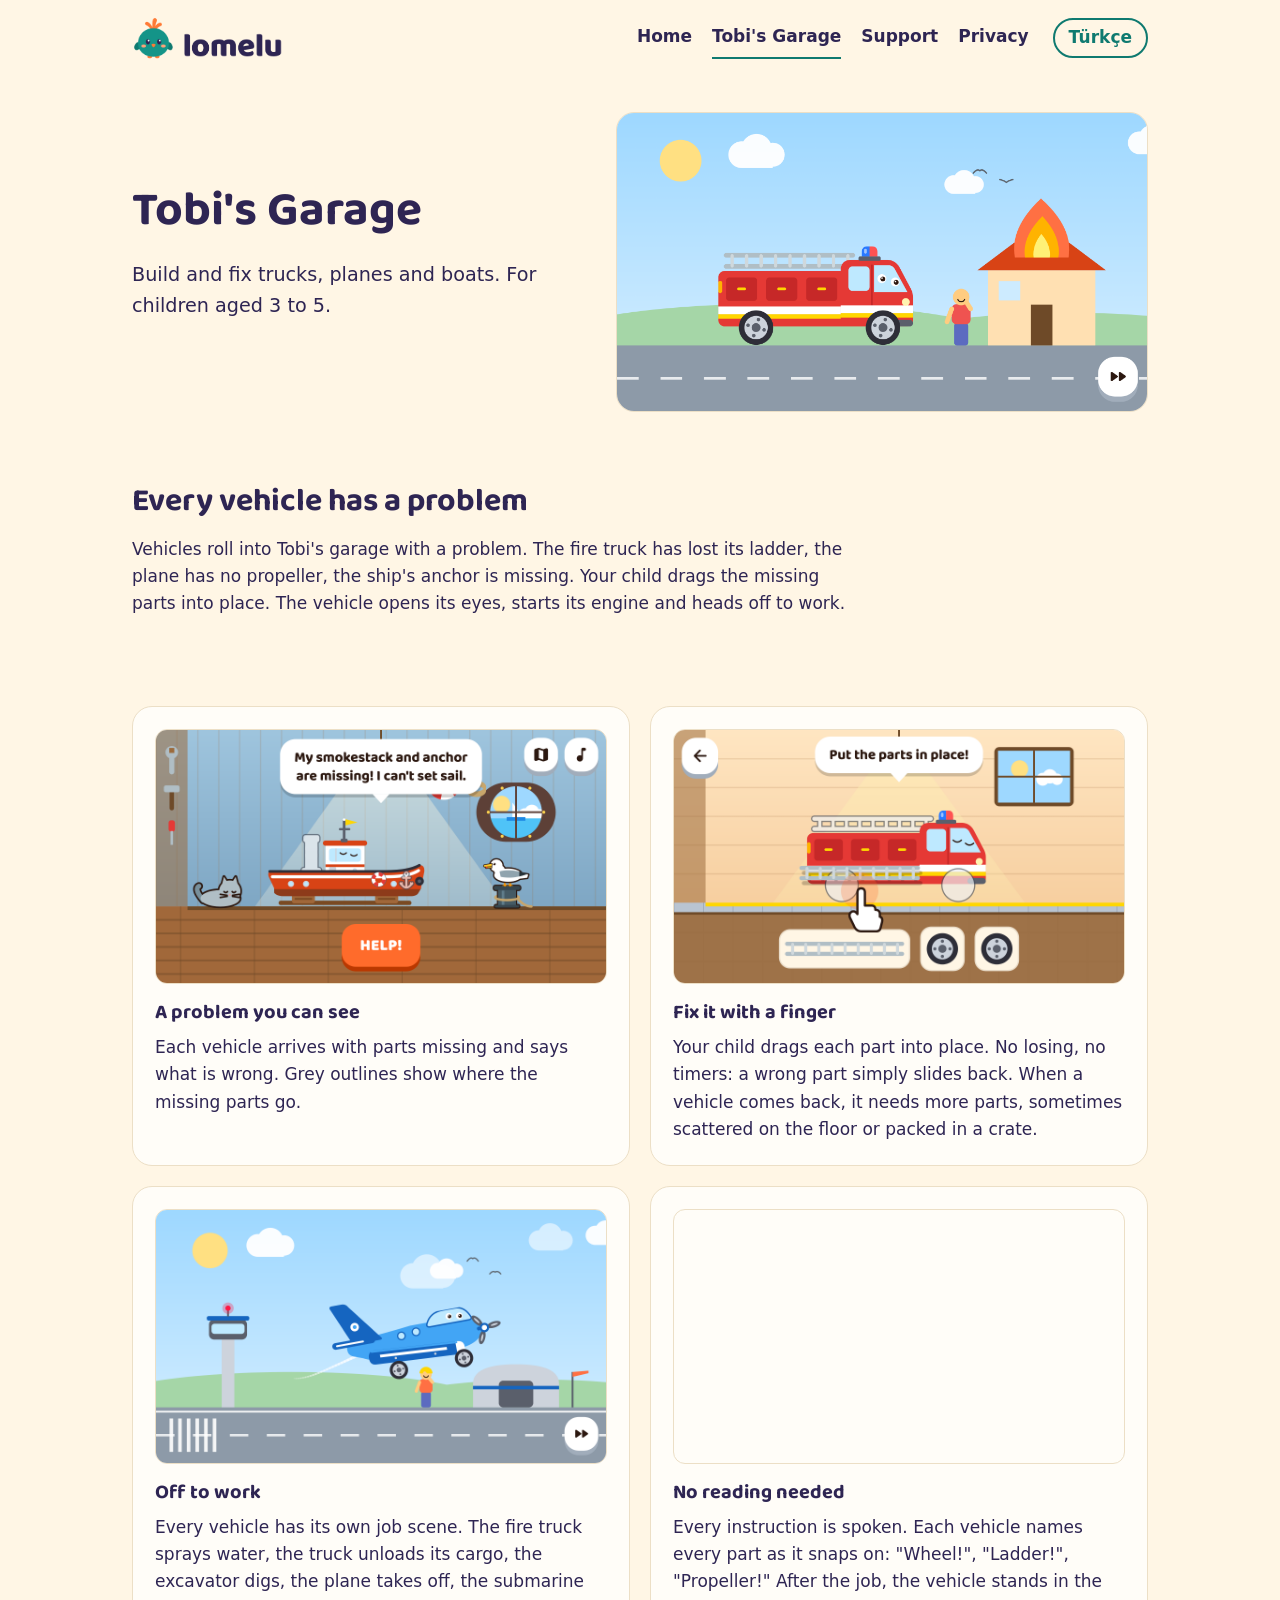
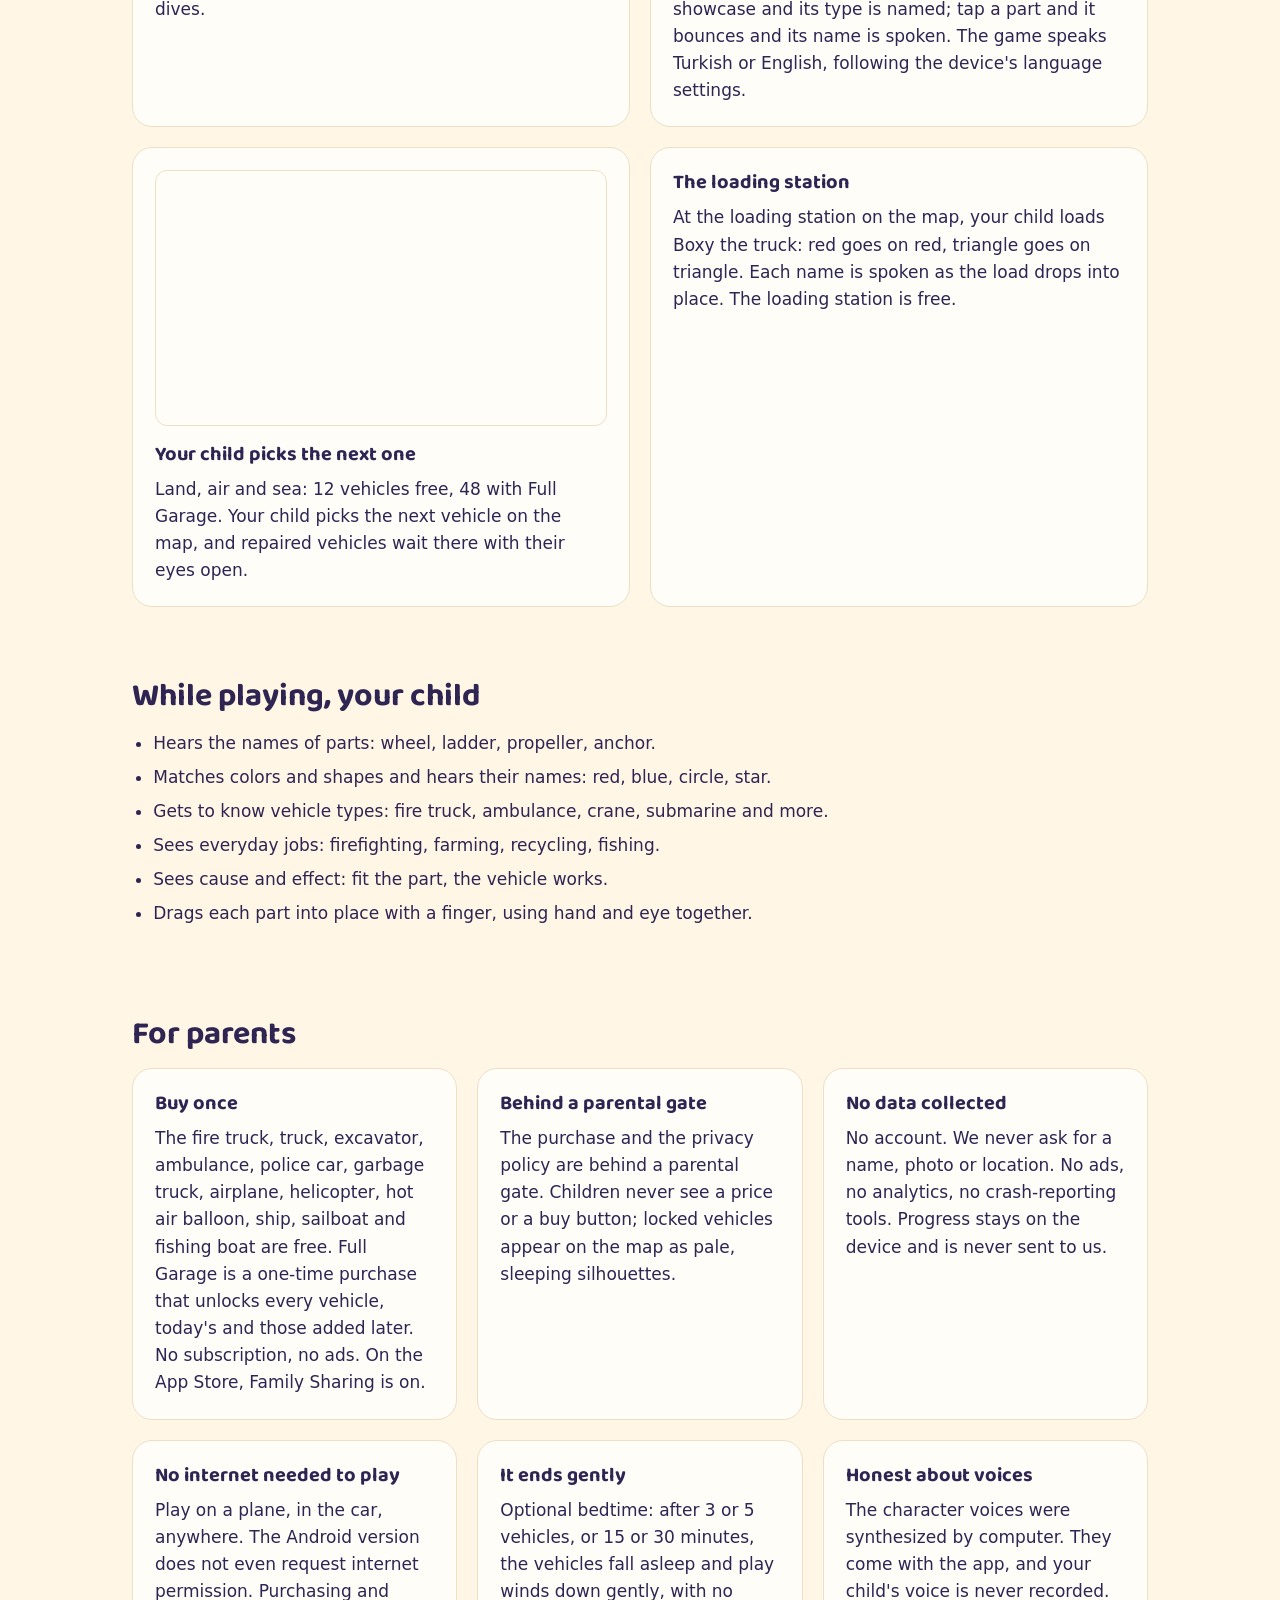
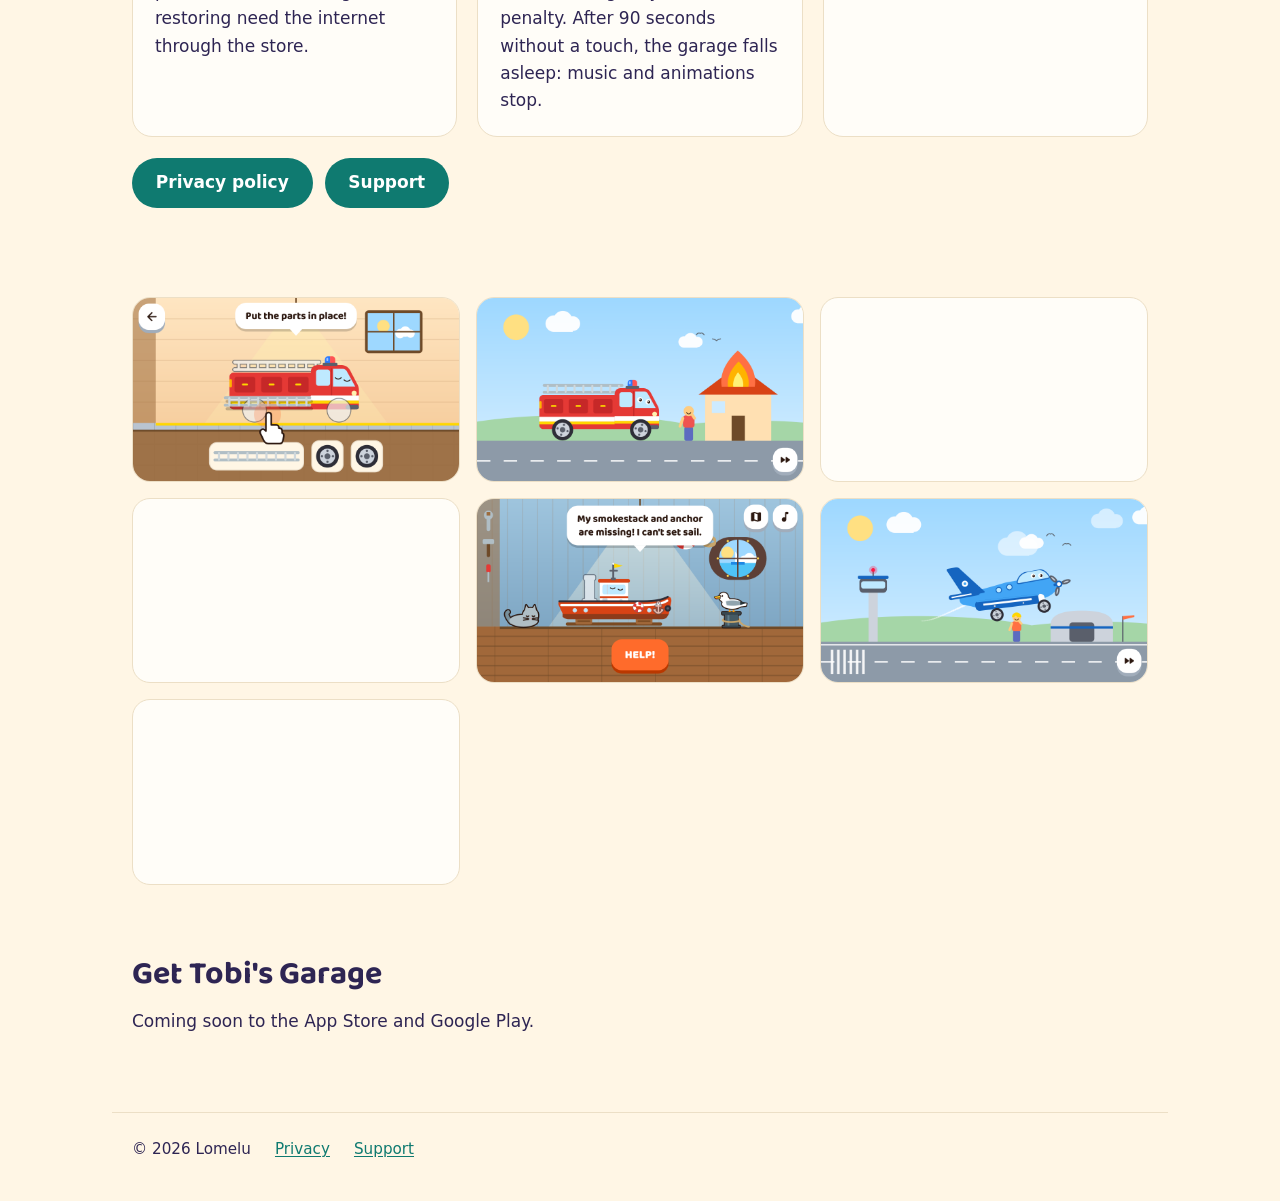
<file: tobis-garage.html>
<!doctype html>
<html lang="en">
<head>
<meta charset="utf-8">
<meta name="viewport" content="width=device-width, initial-scale=1">
<meta http-equiv="Content-Security-Policy" content="default-src 'none'; img-src 'self'; style-src 'self'; font-src 'self'; base-uri 'none'; form-action 'none'">
<meta name="referrer" content="no-referrer">
<title>Tobi&#x27;s Garage · Fix trucks, planes and boats, ages 3-5</title>
<meta name="description" content="Your child drags the missing parts into place and each vehicle heads off to work. 12 vehicles free, 48 with Full Garage. No ads, no data collected.">
<link rel="canonical" href="https://lomelu.com/tobis-garage">
<link rel="alternate" hreflang="en" href="https://lomelu.com/tobis-garage">
<link rel="alternate" hreflang="tr" href="https://lomelu.com/tr/tobis-garage">
<link rel="alternate" hreflang="x-default" href="https://lomelu.com/tobis-garage">
<meta property="og:type" content="website">
<meta property="og:site_name" content="Lomelu">
<meta property="og:title" content="Tobi&#x27;s Garage · Fix trucks, planes and boats, ages 3-5">
<meta property="og:description" content="Your child drags the missing parts into place and each vehicle heads off to work. 12 vehicles free, 48 with Full Garage. No ads, no data collected.">
<meta property="og:url" content="https://lomelu.com/tobis-garage">
<meta property="og:image" content="https://lomelu.com/assets/brand/lomelu-og-1200x630.png">
<meta name="twitter:card" content="summary_large_image">
<link rel="icon" href="/favicon.ico" sizes="any">
<link rel="icon" type="image/png" sizes="48x48" href="/favicon-48.png">
<link rel="apple-touch-icon" href="/apple-touch-icon.png">
<link rel="stylesheet" href="/assets/site.css">
</head>
<body class="page-tobis-garage">
<a class="skip" href="#main">Skip to content</a>
<header class="site-header">
<a class="logo" href="/"><img class="logo-image" src="/assets/brand/lomelu-header-240.png" alt="Lomelu" width="835" height="240"></a>
<nav aria-label="Main menu"><a href="/">Home</a><a href="/tobis-garage" aria-current="page">Tobi&#x27;s Garage</a><a href="/support">Support</a><a href="/privacy">Privacy</a></nav>
<a class="lang" href="/tr/tobis-garage" lang="tr" hreflang="tr">Türkçe</a>
</header>
<main id="main">
<section class="hero hero-app"><div class="hero-text"><h1>Tobi&#x27;s Garage</h1>
<p>Build and fix trucks, planes and boats. For children aged 3 to 5.</p>
</div>
<img class="shot" src="/assets/play_phone/en/02_job_land.png" alt="A fire truck spraying water on a fire in the job scene" width="1920" height="1080"></section>
<section class="text"><h2>Every vehicle has a problem</h2>
<p>Vehicles roll into Tobi's garage with a problem. The fire truck has lost its ladder, the plane has no propeller, the ship's anchor is missing. Your child drags the missing parts into place. The vehicle opens its eyes, starts its engine and heads off to work.</p>
</section>
<section class="content">
<div class="features"><div class="item"><img class="shot" src="/assets/play_phone/en/05_garage.png" alt="A ship in the garage, saying what is wrong" width="1920" height="1080" loading="lazy" decoding="async"><h3>A problem you can see</h3>
<p>Each vehicle arrives with parts missing and says what is wrong. Grey outlines show where the missing parts go.</p></div><div class="item"><img class="shot" src="/assets/play_phone/en/01_build.png" alt="Dragging a missing part onto the fire truck" width="1920" height="1080" loading="lazy" decoding="async"><h3>Fix it with a finger</h3>
<p>Your child drags each part into place. No losing, no timers: a wrong part simply slides back. When a vehicle comes back, it needs more parts, sometimes scattered on the floor or packed in a crate.</p></div><div class="item"><img class="shot" src="/assets/play_phone/en/06_job_air.png" alt="An airplane taking off in its job scene" width="1920" height="1080" loading="lazy" decoding="async"><h3>Off to work</h3>
<p>Every vehicle has its own job scene. The fire truck sprays water, the truck unloads its cargo, the excavator digs, the plane takes off, the submarine dives.</p></div><div class="item"><img class="shot" src="/assets/play_phone/en/03_showcase.png" alt="The crane standing in the showcase after its job" width="1920" height="1080" loading="lazy" decoding="async"><h3>No reading needed</h3>
<p>Every instruction is spoken. Each vehicle names every part as it snaps on: "Wheel!", "Ladder!", "Propeller!" After the job, the vehicle stands in the showcase and its type is named; tap a part and it bounces and its name is spoken. The game speaks Turkish or English, following the device's language settings.</p></div><div class="item"><img class="shot" src="/assets/play_phone/en/04_map.png" alt="The map with land, air and sea vehicles" width="1920" height="1080" loading="lazy" decoding="async"><h3>Your child picks the next one</h3>
<p>Land, air and sea: 12 vehicles free, 48 with Full Garage. Your child picks the next vehicle on the map, and repaired vehicles wait there with their eyes open.</p></div><div class="item"><h3>The loading station</h3>
<p>At the loading station on the map, your child loads Boxy the truck: red goes on red, triangle goes on triangle. Each name is spoken as the load drops into place. The loading station is free.</p></div></div>
</section>
<section class="text"><h2>While playing, your child</h2>
<ul><li>Hears the names of parts: wheel, ladder, propeller, anchor.</li><li>Matches colors and shapes and hears their names: red, blue, circle, star.</li><li>Gets to know vehicle types: fire truck, ambulance, crane, submarine and more.</li><li>Sees everyday jobs: firefighting, farming, recycling, fishing.</li><li>Sees cause and effect: fit the part, the vehicle works.</li><li>Drags each part into place with a finger, using hand and eye together.</li></ul>
</section>
<section class="content"><h2>For parents</h2>
<div class="cards"><div class="item"><h3>Buy once</h3>
<p>The fire truck, truck, excavator, ambulance, police car, garbage truck, airplane, helicopter, hot air balloon, ship, sailboat and fishing boat are free. Full Garage is a one-time purchase that unlocks every vehicle, today's and those added later. No subscription, no ads. On the App Store, Family Sharing is on.</p></div><div class="item"><h3>Behind a parental gate</h3>
<p>The purchase and the privacy policy are behind a parental gate. Children never see a price or a buy button; locked vehicles appear on the map as pale, sleeping silhouettes.</p></div><div class="item"><h3>No data collected</h3>
<p>No account. We never ask for a name, photo or location. No ads, no analytics, no crash-reporting tools. Progress stays on the device and is never sent to us.</p></div><div class="item"><h3>No internet needed to play</h3>
<p>Play on a plane, in the car, anywhere. The Android version does not even request internet permission. Purchasing and restoring need the internet through the store.</p></div><div class="item"><h3>It ends gently</h3>
<p>Optional bedtime: after 3 or 5 vehicles, or 15 or 30 minutes, the vehicles fall asleep and play winds down gently, with no penalty. After 90 seconds without a touch, the garage falls asleep: music and animations stop.</p></div><div class="item"><h3>Honest about voices</h3>
<p>The character voices were synthesized by computer. They come with the app, and your child's voice is never recorded.</p></div></div>
<p class="buttons"><a class="button" href="/privacy">Privacy policy</a><a class="button" href="/support">Support</a></p></section>
<section class="gallery"><a href="/assets/play_phone/en/01_build.png"><img class="shot" src="/assets/play_phone/en/01_build.png" alt="Dragging a missing part onto the fire truck" width="1920" height="1080" loading="lazy" decoding="async"></a><a href="/assets/play_phone/en/02_job_land.png"><img class="shot" src="/assets/play_phone/en/02_job_land.png" alt="A fire truck spraying water on a fire" width="1920" height="1080" loading="lazy" decoding="async"></a><a href="/assets/play_phone/en/03_showcase.png"><img class="shot" src="/assets/play_phone/en/03_showcase.png" alt="The crane in the showcase after its job" width="1920" height="1080" loading="lazy" decoding="async"></a><a href="/assets/play_phone/en/04_map.png"><img class="shot" src="/assets/play_phone/en/04_map.png" alt="The map with land, air and sea vehicles" width="1920" height="1080" loading="lazy" decoding="async"></a><a href="/assets/play_phone/en/05_garage.png"><img class="shot" src="/assets/play_phone/en/05_garage.png" alt="A ship in the garage, saying what is wrong" width="1920" height="1080" loading="lazy" decoding="async"></a><a href="/assets/play_phone/en/06_job_air.png"><img class="shot" src="/assets/play_phone/en/06_job_air.png" alt="An airplane taking off" width="1920" height="1080" loading="lazy" decoding="async"></a><a href="/assets/play_phone/en/07_job_sea.png"><img class="shot" src="/assets/play_phone/en/07_job_sea.png" alt="A fishing boat pulling in its net" width="1920" height="1080" loading="lazy" decoding="async"></a></section>
<section class="text" id="get-the-app"><h2>Get Tobi&#x27;s Garage</h2>
<p>Coming soon to the App Store and Google Play.</p>
</section>
</main>
<footer class="site-footer"><span>© 2026 Lomelu</span><a href="/privacy">Privacy</a><a href="/support">Support</a></footer>
</body>
</html>
</file>
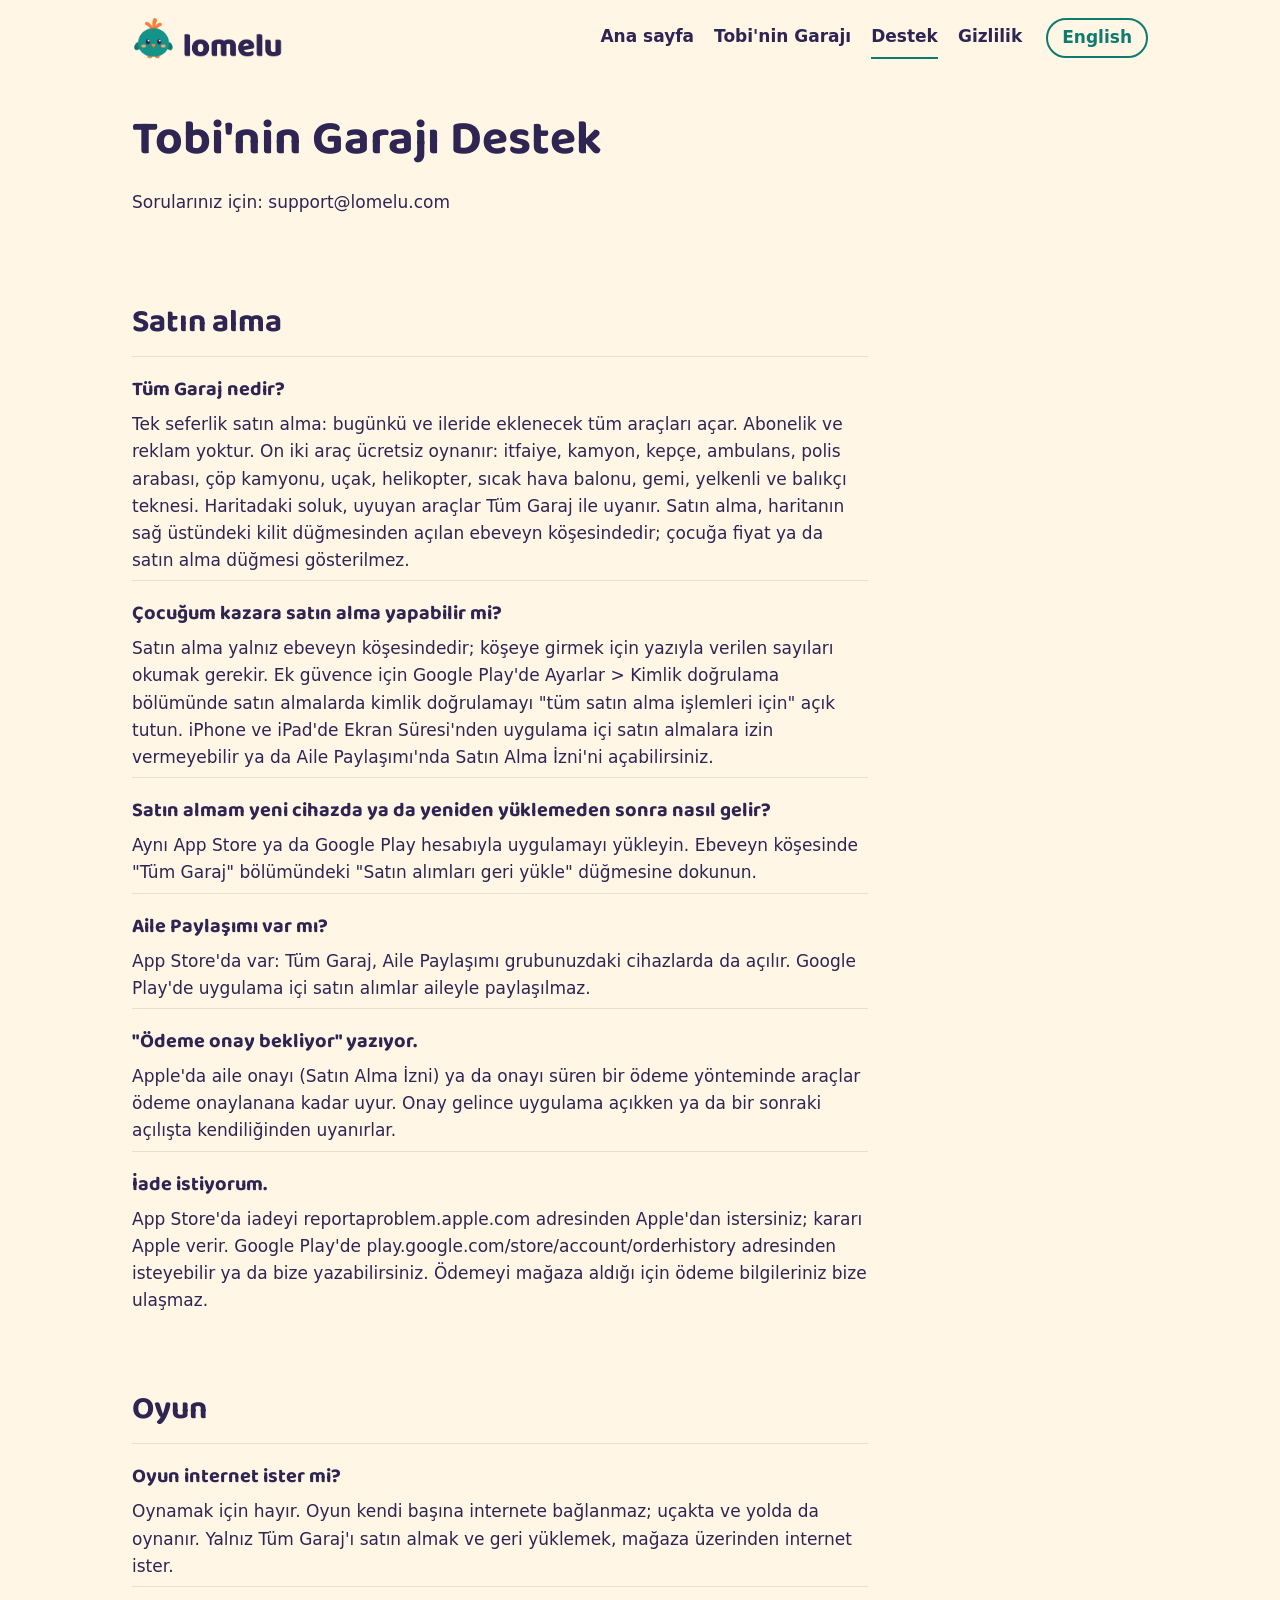
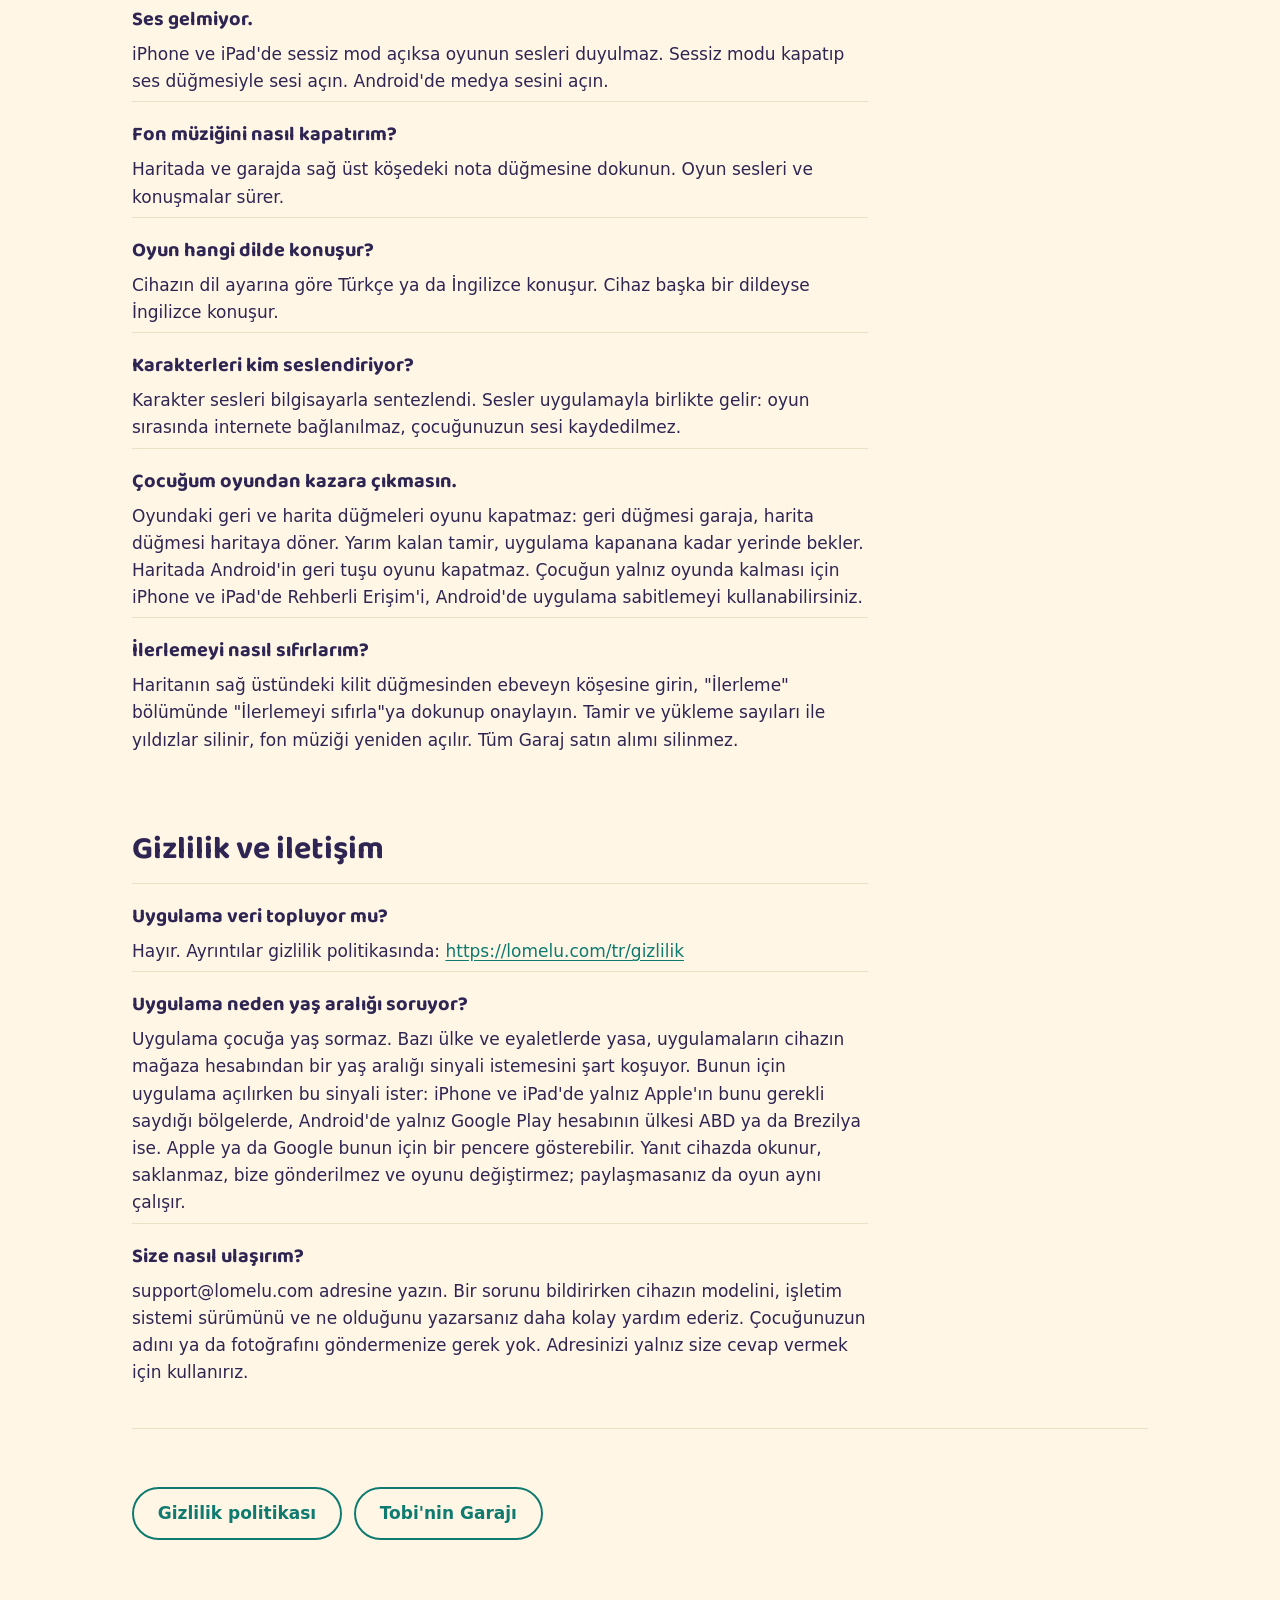
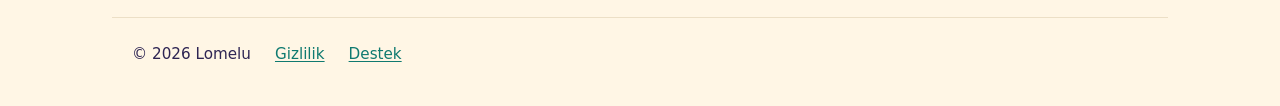
<file: tr/destek.html>
<!doctype html>
<html lang="tr">
<head>
<meta charset="utf-8">
<meta name="viewport" content="width=device-width, initial-scale=1">
<meta http-equiv="Content-Security-Policy" content="default-src 'none'; img-src 'self'; style-src 'self'; font-src 'self'; base-uri 'none'; form-action 'none'">
<meta name="referrer" content="no-referrer">
<title>Destek · Tobi&#x27;nin Garajı · Lomelu</title>
<meta name="description" content="Tobi&#x27;nin Garajı hakkında ebeveynlere cevaplar: Tüm Garaj, satın almayı geri yükleme, Aile Paylaşımı, ses, dil, ilerlemeyi sıfırlama ve iletişim.">
<link rel="canonical" href="https://lomelu.com/tr/destek">
<link rel="alternate" hreflang="en" href="https://lomelu.com/support">
<link rel="alternate" hreflang="tr" href="https://lomelu.com/tr/destek">
<link rel="alternate" hreflang="x-default" href="https://lomelu.com/support">
<meta property="og:type" content="website">
<meta property="og:site_name" content="Lomelu">
<meta property="og:title" content="Destek · Tobi&#x27;nin Garajı · Lomelu">
<meta property="og:description" content="Tobi&#x27;nin Garajı hakkında ebeveynlere cevaplar: Tüm Garaj, satın almayı geri yükleme, Aile Paylaşımı, ses, dil, ilerlemeyi sıfırlama ve iletişim.">
<meta property="og:url" content="https://lomelu.com/tr/destek">
<meta property="og:image" content="https://lomelu.com/assets/brand/lomelu-og-1200x630.png">
<meta name="twitter:card" content="summary_large_image">
<link rel="icon" href="/favicon.ico" sizes="any">
<link rel="icon" type="image/png" sizes="48x48" href="/favicon-48.png">
<link rel="apple-touch-icon" href="/apple-touch-icon.png">
<link rel="stylesheet" href="/assets/site.css">
</head>
<body class="page-support">
<a class="skip" href="#main">İçeriğe geç</a>
<header class="site-header">
<a class="logo" href="/tr"><img class="logo-image" src="/assets/brand/lomelu-header-240.png" alt="Lomelu" width="835" height="240"></a>
<nav aria-label="Ana menü"><a href="/tr">Ana sayfa</a><a href="/tr/tobis-garage">Tobi&#x27;nin Garajı</a><a href="/tr/destek" aria-current="page">Destek</a><a href="/tr/gizlilik">Gizlilik</a></nav>
<a class="lang" href="/support" lang="en" hreflang="en">English</a>
</header>
<main id="main">
<section class="text"><h1>Tobi&#x27;nin Garajı Destek</h1>
<p>Sorularınız için: support@lomelu.com</p>
</section>
<section class="content"><h2>Satın alma</h2>
<div class="faq"><div class="item"><h3>Tüm Garaj nedir?</h3>
<p>Tek seferlik satın alma: bugünkü ve ileride eklenecek tüm araçları açar. Abonelik ve reklam yoktur. On iki araç ücretsiz oynanır: itfaiye, kamyon, kepçe, ambulans, polis arabası, çöp kamyonu, uçak, helikopter, sıcak hava balonu, gemi, yelkenli ve balıkçı teknesi. Haritadaki soluk, uyuyan araçlar Tüm Garaj ile uyanır. Satın alma, haritanın sağ üstündeki kilit düğmesinden açılan ebeveyn köşesindedir; çocuğa fiyat ya da satın alma düğmesi gösterilmez.</p></div><div class="item"><h3>Çocuğum kazara satın alma yapabilir mi?</h3>
<p>Satın alma yalnız ebeveyn köşesindedir; köşeye girmek için yazıyla verilen sayıları okumak gerekir. Ek güvence için Google Play'de Ayarlar &gt; Kimlik doğrulama bölümünde satın almalarda kimlik doğrulamayı "tüm satın alma işlemleri için" açık tutun. iPhone ve iPad'de Ekran Süresi'nden uygulama içi satın almalara izin vermeyebilir ya da Aile Paylaşımı'nda Satın Alma İzni'ni açabilirsiniz.</p></div><div class="item"><h3>Satın almam yeni cihazda ya da yeniden yüklemeden sonra nasıl gelir?</h3>
<p>Aynı App Store ya da Google Play hesabıyla uygulamayı yükleyin. Ebeveyn köşesinde "Tüm Garaj" bölümündeki "Satın alımları geri yükle" düğmesine dokunun.</p></div><div class="item"><h3>Aile Paylaşımı var mı?</h3>
<p>App Store'da var: Tüm Garaj, Aile Paylaşımı grubunuzdaki cihazlarda da açılır. Google Play'de uygulama içi satın alımlar aileyle paylaşılmaz.</p></div><div class="item"><h3>&quot;Ödeme onay bekliyor&quot; yazıyor.</h3>
<p>Apple'da aile onayı (Satın Alma İzni) ya da onayı süren bir ödeme yönteminde araçlar ödeme onaylanana kadar uyur. Onay gelince uygulama açıkken ya da bir sonraki açılışta kendiliğinden uyanırlar.</p></div><div class="item"><h3>İade istiyorum.</h3>
<p>App Store'da iadeyi reportaproblem.apple.com adresinden Apple'dan istersiniz; kararı Apple verir. Google Play'de play.google.com/store/account/orderhistory adresinden isteyebilir ya da bize yazabilirsiniz. Ödemeyi mağaza aldığı için ödeme bilgileriniz bize ulaşmaz.</p></div></div>
</section>
<section class="content"><h2>Oyun</h2>
<div class="faq"><div class="item"><h3>Oyun internet ister mi?</h3>
<p>Oynamak için hayır. Oyun kendi başına internete bağlanmaz; uçakta ve yolda da oynanır. Yalnız Tüm Garaj'ı satın almak ve geri yüklemek, mağaza üzerinden internet ister.</p></div><div class="item"><h3>Ses gelmiyor.</h3>
<p>iPhone ve iPad'de sessiz mod açıksa oyunun sesleri duyulmaz. Sessiz modu kapatıp ses düğmesiyle sesi açın. Android'de medya sesini açın.</p></div><div class="item"><h3>Fon müziğini nasıl kapatırım?</h3>
<p>Haritada ve garajda sağ üst köşedeki nota düğmesine dokunun. Oyun sesleri ve konuşmalar sürer.</p></div><div class="item"><h3>Oyun hangi dilde konuşur?</h3>
<p>Cihazın dil ayarına göre Türkçe ya da İngilizce konuşur. Cihaz başka bir dildeyse İngilizce konuşur.</p></div><div class="item"><h3>Karakterleri kim seslendiriyor?</h3>
<p>Karakter sesleri bilgisayarla sentezlendi. Sesler uygulamayla birlikte gelir: oyun sırasında internete bağlanılmaz, çocuğunuzun sesi kaydedilmez.</p></div><div class="item"><h3>Çocuğum oyundan kazara çıkmasın.</h3>
<p>Oyundaki geri ve harita düğmeleri oyunu kapatmaz: geri düğmesi garaja, harita düğmesi haritaya döner. Yarım kalan tamir, uygulama kapanana kadar yerinde bekler. Haritada Android'in geri tuşu oyunu kapatmaz. Çocuğun yalnız oyunda kalması için iPhone ve iPad'de Rehberli Erişim'i, Android'de uygulama sabitlemeyi kullanabilirsiniz.</p></div><div class="item"><h3>İlerlemeyi nasıl sıfırlarım?</h3>
<p>Haritanın sağ üstündeki kilit düğmesinden ebeveyn köşesine girin, "İlerleme" bölümünde "İlerlemeyi sıfırla"ya dokunup onaylayın. Tamir ve yükleme sayıları ile yıldızlar silinir, fon müziği yeniden açılır. Tüm Garaj satın alımı silinmez.</p></div></div>
</section>
<section class="content"><h2>Gizlilik ve iletişim</h2>
<div class="faq"><div class="item"><h3>Uygulama veri topluyor mu?</h3>
<p>Hayır. Ayrıntılar gizlilik politikasında: <a href="/tr/gizlilik">https://lomelu.com/tr/gizlilik</a></p></div><div class="item"><h3>Uygulama neden yaş aralığı soruyor?</h3>
<p>Uygulama çocuğa yaş sormaz. Bazı ülke ve eyaletlerde yasa, uygulamaların cihazın mağaza hesabından bir yaş aralığı sinyali istemesini şart koşuyor. Bunun için uygulama açılırken bu sinyali ister: iPhone ve iPad'de yalnız Apple'ın bunu gerekli saydığı bölgelerde, Android'de yalnız Google Play hesabının ülkesi ABD ya da Brezilya ise. Apple ya da Google bunun için bir pencere gösterebilir. Yanıt cihazda okunur, saklanmaz, bize gönderilmez ve oyunu değiştirmez; paylaşmasanız da oyun aynı çalışır.</p></div><div class="item"><h3>Size nasıl ulaşırım?</h3>
<p>support@lomelu.com adresine yazın. Bir sorunu bildirirken cihazın modelini, işletim sistemi sürümünü ve ne olduğunu yazarsanız daha kolay yardım ederiz. Çocuğunuzun adını ya da fotoğrafını göndermenize gerek yok. Adresinizi yalnız size cevap vermek için kullanırız.</p></div></div>
</section>
<section class="links"><p class="buttons"><a class="button quiet" href="/tr/gizlilik">Gizlilik politikası</a><a class="button quiet" href="/tr/tobis-garage">Tobi&#x27;nin Garajı</a></p></section>
</main>
<footer class="site-footer"><span>© 2026 Lomelu</span><a href="/tr/gizlilik">Gizlilik</a><a href="/tr/destek">Destek</a></footer>
</body>
</html>
</file>
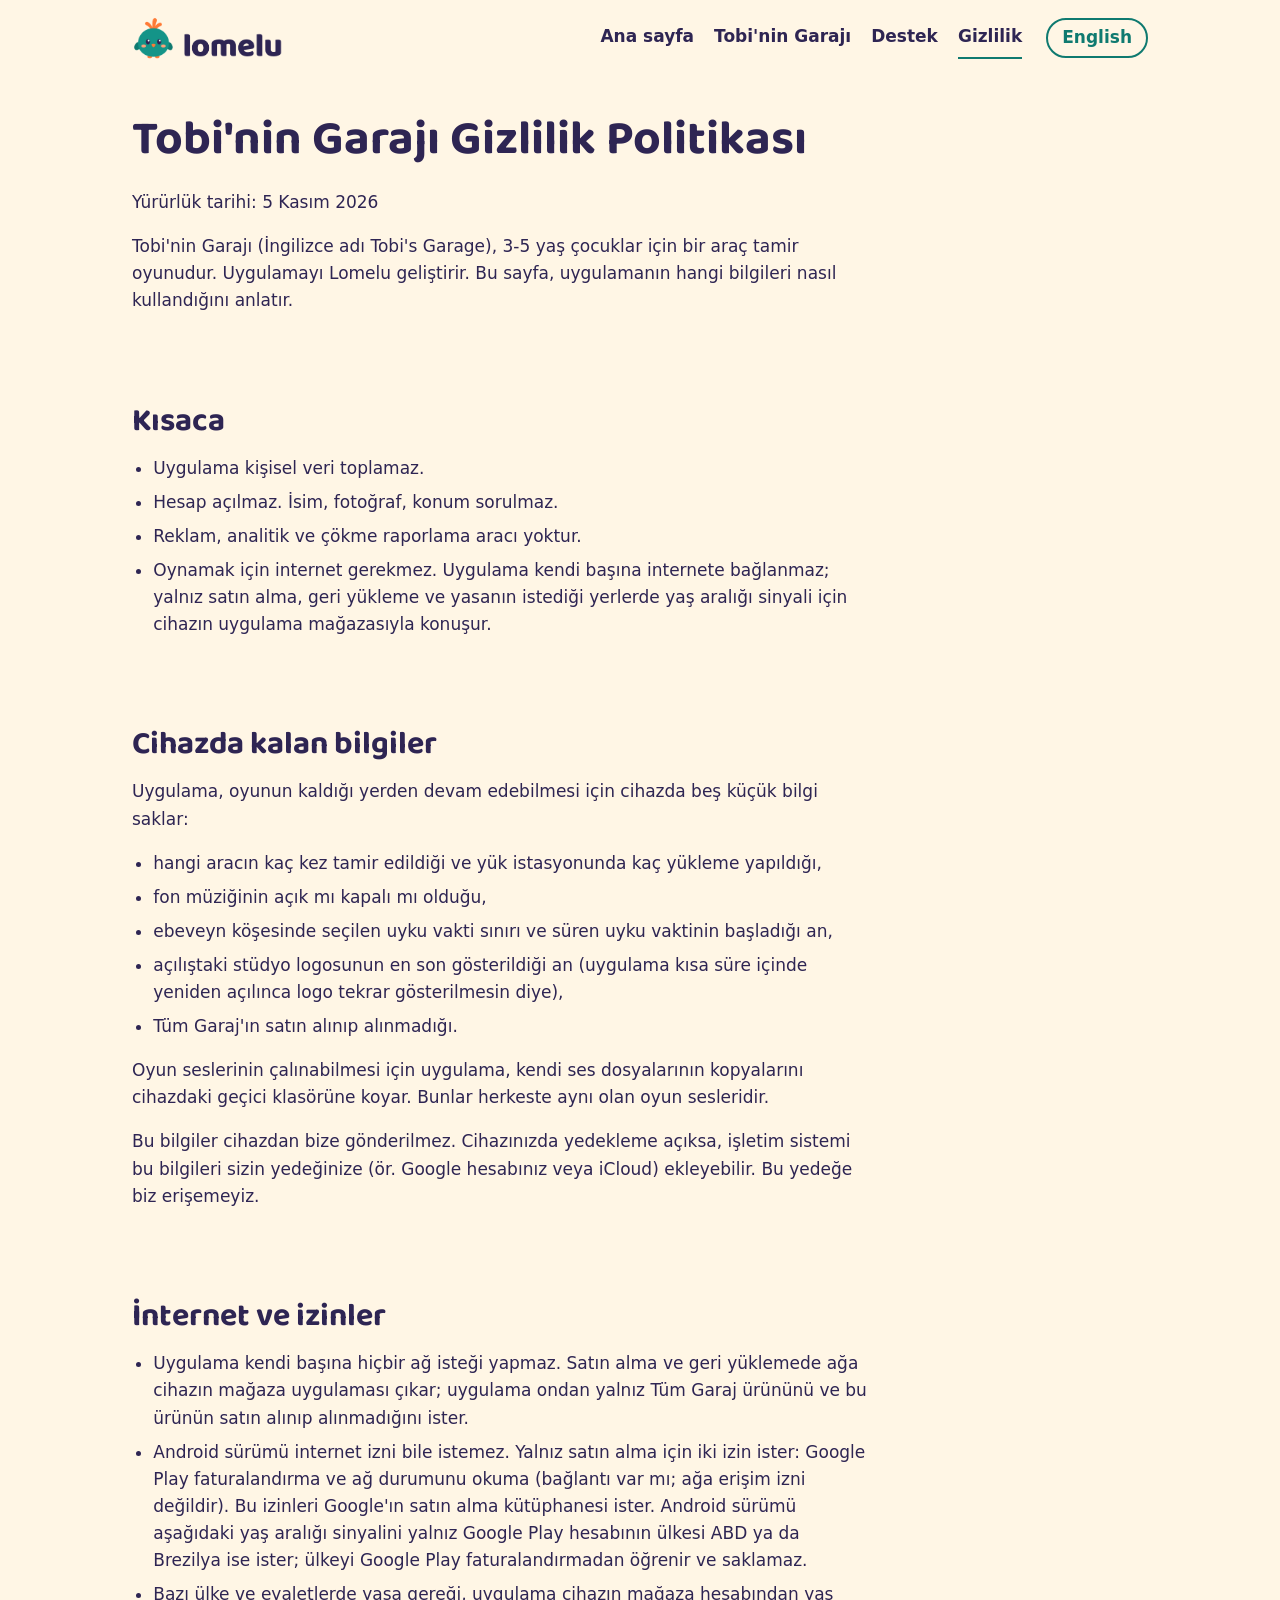
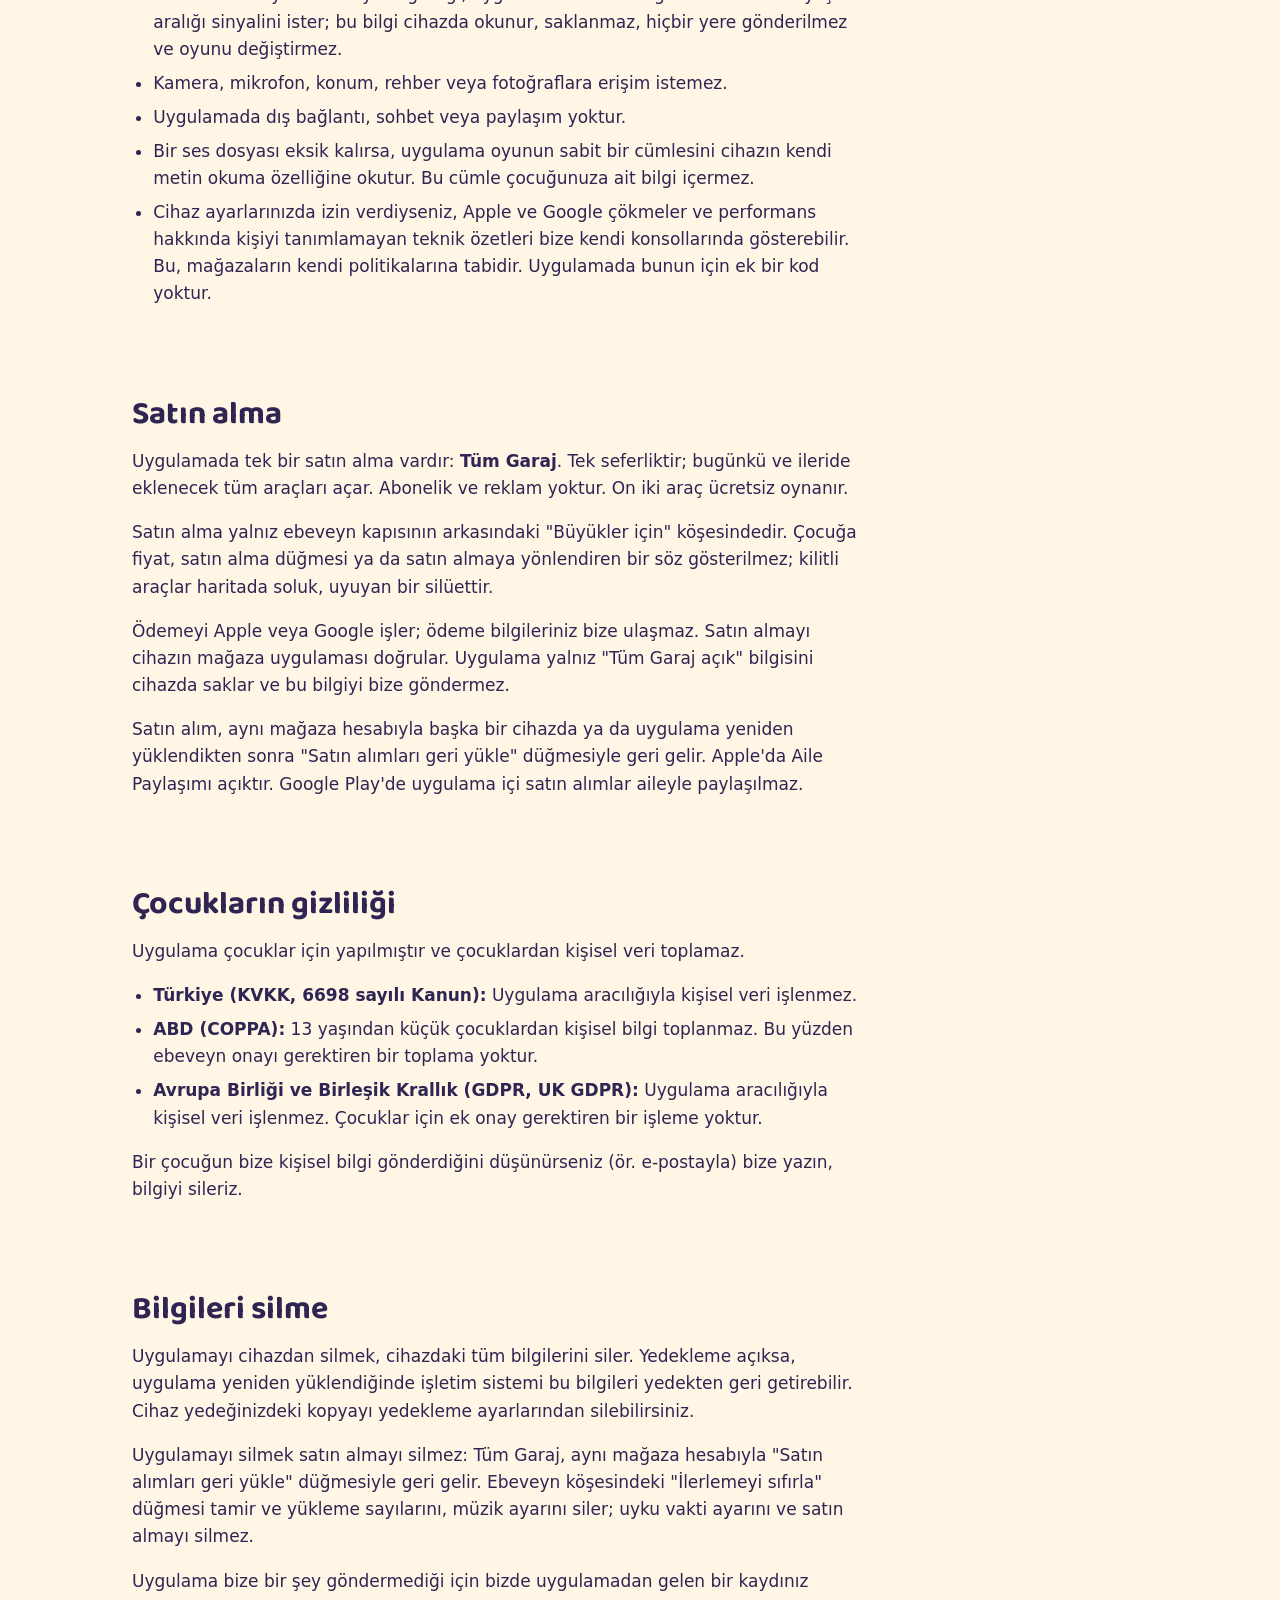
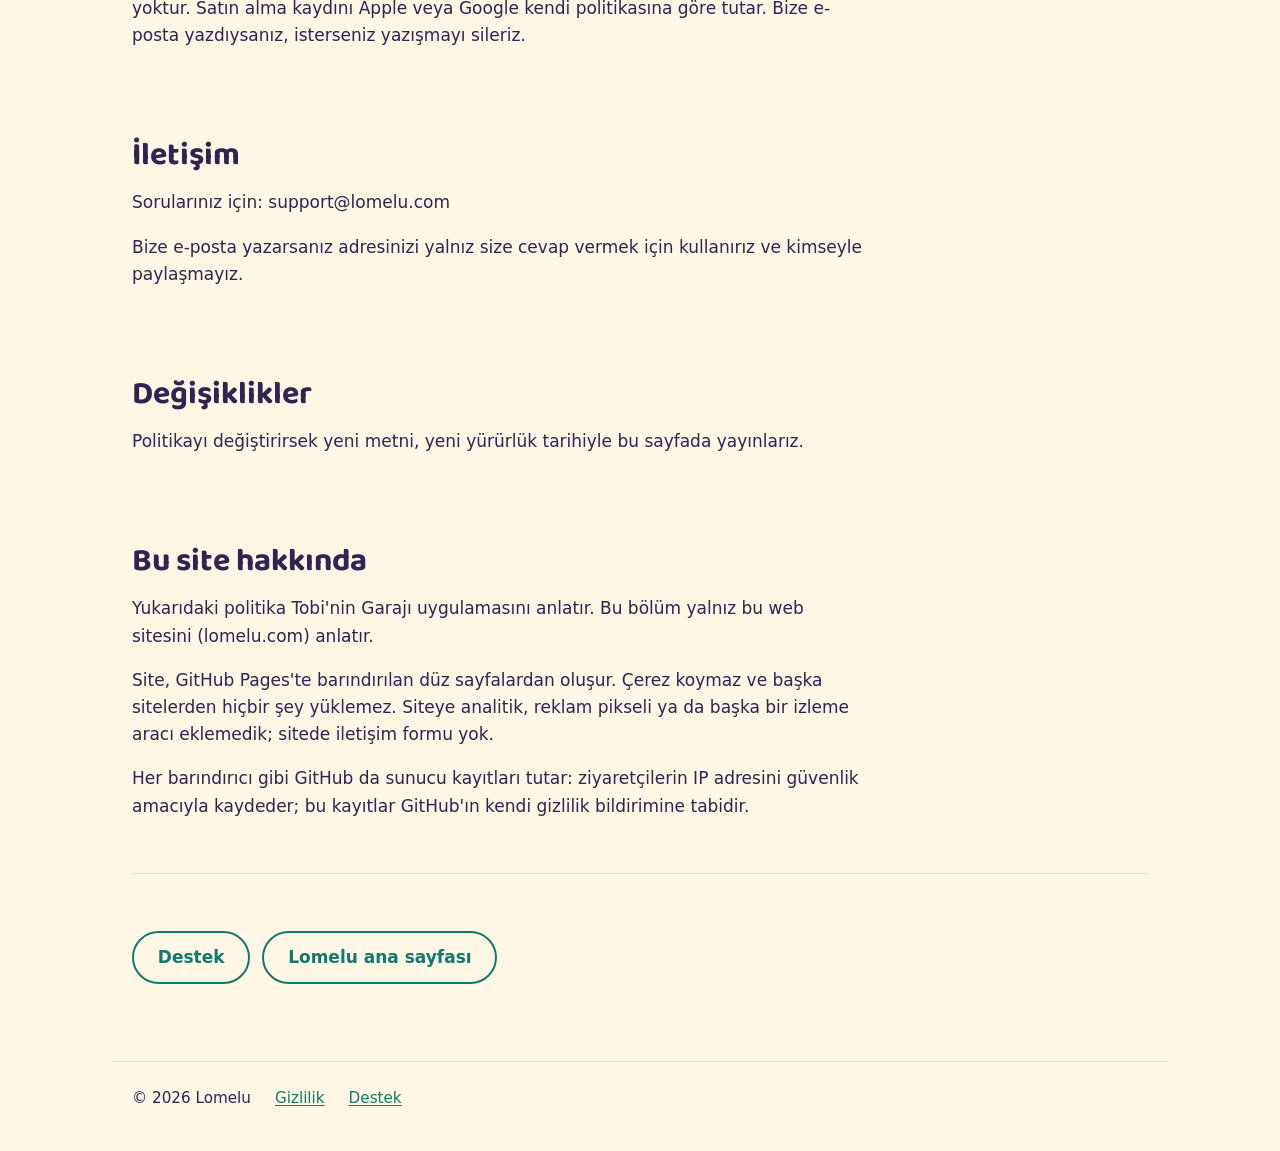
<file: tr/gizlilik.html>
<!doctype html>
<html lang="tr">
<head>
<meta charset="utf-8">
<meta name="viewport" content="width=device-width, initial-scale=1">
<meta http-equiv="Content-Security-Policy" content="default-src 'none'; img-src 'self'; style-src 'self'; font-src 'self'; base-uri 'none'; form-action 'none'">
<meta name="referrer" content="no-referrer">
<title>Gizlilik Politikası · Tobi&#x27;nin Garajı · Lomelu</title>
<meta name="description" content="Tobi&#x27;nin Garajı kişisel veri toplamaz. Hesap, reklam, analitik yok; ilerleme cihazda kalır. Ebeveynler için gizlilik politikası.">
<link rel="canonical" href="https://lomelu.com/tr/gizlilik">
<link rel="alternate" hreflang="en" href="https://lomelu.com/privacy">
<link rel="alternate" hreflang="tr" href="https://lomelu.com/tr/gizlilik">
<link rel="alternate" hreflang="x-default" href="https://lomelu.com/privacy">
<meta property="og:type" content="website">
<meta property="og:site_name" content="Lomelu">
<meta property="og:title" content="Gizlilik Politikası · Tobi&#x27;nin Garajı · Lomelu">
<meta property="og:description" content="Tobi&#x27;nin Garajı kişisel veri toplamaz. Hesap, reklam, analitik yok; ilerleme cihazda kalır. Ebeveynler için gizlilik politikası.">
<meta property="og:url" content="https://lomelu.com/tr/gizlilik">
<meta property="og:image" content="https://lomelu.com/assets/brand/lomelu-og-1200x630.png">
<meta name="twitter:card" content="summary_large_image">
<link rel="icon" href="/favicon.ico" sizes="any">
<link rel="icon" type="image/png" sizes="48x48" href="/favicon-48.png">
<link rel="apple-touch-icon" href="/apple-touch-icon.png">
<link rel="stylesheet" href="/assets/site.css">
</head>
<body class="page-privacy">
<a class="skip" href="#main">İçeriğe geç</a>
<header class="site-header">
<a class="logo" href="/tr"><img class="logo-image" src="/assets/brand/lomelu-header-240.png" alt="Lomelu" width="835" height="240"></a>
<nav aria-label="Ana menü"><a href="/tr">Ana sayfa</a><a href="/tr/tobis-garage">Tobi&#x27;nin Garajı</a><a href="/tr/destek">Destek</a><a href="/tr/gizlilik" aria-current="page">Gizlilik</a></nav>
<a class="lang" href="/privacy" lang="en" hreflang="en">English</a>
</header>
<main id="main">
<section class="text"><h1>Tobi&#x27;nin Garajı Gizlilik Politikası</h1>
<p>Yürürlük tarihi: 5 Kasım 2026</p>
<p>Tobi'nin Garajı (İngilizce adı Tobi's Garage), 3-5 yaş çocuklar için bir araç tamir oyunudur. Uygulamayı Lomelu geliştirir. Bu sayfa, uygulamanın hangi bilgileri nasıl kullandığını anlatır.</p>
</section>
<section class="text"><h2>Kısaca</h2>
<ul><li>Uygulama kişisel veri toplamaz.</li><li>Hesap açılmaz. İsim, fotoğraf, konum sorulmaz.</li><li>Reklam, analitik ve çökme raporlama aracı yoktur.</li><li>Oynamak için internet gerekmez. Uygulama kendi başına internete bağlanmaz; yalnız satın alma, geri yükleme ve yasanın istediği yerlerde yaş aralığı sinyali için cihazın uygulama mağazasıyla konuşur.</li></ul>
</section>
<section class="text"><h2>Cihazda kalan bilgiler</h2>
<p>Uygulama, oyunun kaldığı yerden devam edebilmesi için cihazda beş küçük bilgi saklar:</p>
<ul><li>hangi aracın kaç kez tamir edildiği ve yük istasyonunda kaç yükleme yapıldığı,</li><li>fon müziğinin açık mı kapalı mı olduğu,</li><li>ebeveyn köşesinde seçilen uyku vakti sınırı ve süren uyku vaktinin başladığı an,</li><li>açılıştaki stüdyo logosunun en son gösterildiği an (uygulama kısa süre içinde yeniden açılınca logo tekrar gösterilmesin diye),</li><li>Tüm Garaj'ın satın alınıp alınmadığı.</li></ul>
<p>Oyun seslerinin çalınabilmesi için uygulama, kendi ses dosyalarının kopyalarını cihazdaki geçici klasörüne koyar. Bunlar herkeste aynı olan oyun sesleridir.</p>
<p>Bu bilgiler cihazdan bize gönderilmez. Cihazınızda yedekleme açıksa, işletim sistemi bu bilgileri sizin yedeğinize (ör. Google hesabınız veya iCloud) ekleyebilir. Bu yedeğe biz erişemeyiz.</p>
</section>
<section class="text"><h2>İnternet ve izinler</h2>
<ul><li>Uygulama kendi başına hiçbir ağ isteği yapmaz. Satın alma ve geri yüklemede ağa cihazın mağaza uygulaması çıkar; uygulama ondan yalnız Tüm Garaj ürününü ve bu ürünün satın alınıp alınmadığını ister.</li><li>Android sürümü internet izni bile istemez. Yalnız satın alma için iki izin ister: Google Play faturalandırma ve ağ durumunu okuma (bağlantı var mı; ağa erişim izni değildir). Bu izinleri Google'ın satın alma kütüphanesi ister. Android sürümü aşağıdaki yaş aralığı sinyalini yalnız Google Play hesabının ülkesi ABD ya da Brezilya ise ister; ülkeyi Google Play faturalandırmadan öğrenir ve saklamaz.</li><li>Bazı ülke ve eyaletlerde yasa gereği, uygulama cihazın mağaza hesabından yaş aralığı sinyalini ister; bu bilgi cihazda okunur, saklanmaz, hiçbir yere gönderilmez ve oyunu değiştirmez.</li><li>Kamera, mikrofon, konum, rehber veya fotoğraflara erişim istemez.</li><li>Uygulamada dış bağlantı, sohbet veya paylaşım yoktur.</li><li>Bir ses dosyası eksik kalırsa, uygulama oyunun sabit bir cümlesini cihazın kendi metin okuma özelliğine okutur. Bu cümle çocuğunuza ait bilgi içermez.</li><li>Cihaz ayarlarınızda izin verdiyseniz, Apple ve Google çökmeler ve performans hakkında kişiyi tanımlamayan teknik özetleri bize kendi konsollarında gösterebilir. Bu, mağazaların kendi politikalarına tabidir. Uygulamada bunun için ek bir kod yoktur.</li></ul>
</section>
<section class="text"><h2>Satın alma</h2>
<p>Uygulamada tek bir satın alma vardır: <strong>Tüm Garaj</strong>. Tek seferliktir; bugünkü ve ileride eklenecek tüm araçları açar. Abonelik ve reklam yoktur. On iki araç ücretsiz oynanır.</p>
<p>Satın alma yalnız ebeveyn kapısının arkasındaki "Büyükler için" köşesindedir. Çocuğa fiyat, satın alma düğmesi ya da satın almaya yönlendiren bir söz gösterilmez; kilitli araçlar haritada soluk, uyuyan bir silüettir.</p>
<p>Ödemeyi Apple veya Google işler; ödeme bilgileriniz bize ulaşmaz. Satın almayı cihazın mağaza uygulaması doğrular. Uygulama yalnız "Tüm Garaj açık" bilgisini cihazda saklar ve bu bilgiyi bize göndermez.</p>
<p>Satın alım, aynı mağaza hesabıyla başka bir cihazda ya da uygulama yeniden yüklendikten sonra "Satın alımları geri yükle" düğmesiyle geri gelir. Apple'da Aile Paylaşımı açıktır. Google Play'de uygulama içi satın alımlar aileyle paylaşılmaz.</p>
</section>
<section class="text"><h2>Çocukların gizliliği</h2>
<p>Uygulama çocuklar için yapılmıştır ve çocuklardan kişisel veri toplamaz.</p>
<ul><li><strong>Türkiye (KVKK, 6698 sayılı Kanun):</strong> Uygulama aracılığıyla kişisel veri işlenmez.</li><li><strong>ABD (COPPA):</strong> 13 yaşından küçük çocuklardan kişisel bilgi toplanmaz. Bu yüzden ebeveyn onayı gerektiren bir toplama yoktur.</li><li><strong>Avrupa Birliği ve Birleşik Krallık (GDPR, UK GDPR):</strong> Uygulama aracılığıyla kişisel veri işlenmez. Çocuklar için ek onay gerektiren bir işleme yoktur.</li></ul>
<p>Bir çocuğun bize kişisel bilgi gönderdiğini düşünürseniz (ör. e-postayla) bize yazın, bilgiyi sileriz.</p>
</section>
<section class="text"><h2>Bilgileri silme</h2>
<p>Uygulamayı cihazdan silmek, cihazdaki tüm bilgilerini siler. Yedekleme açıksa, uygulama yeniden yüklendiğinde işletim sistemi bu bilgileri yedekten geri getirebilir. Cihaz yedeğinizdeki kopyayı yedekleme ayarlarından silebilirsiniz.</p>
<p>Uygulamayı silmek satın almayı silmez: Tüm Garaj, aynı mağaza hesabıyla "Satın alımları geri yükle" düğmesiyle geri gelir. Ebeveyn köşesindeki "İlerlemeyi sıfırla" düğmesi tamir ve yükleme sayılarını, müzik ayarını siler; uyku vakti ayarını ve satın almayı silmez.</p>
<p>Uygulama bize bir şey göndermediği için bizde uygulamadan gelen bir kaydınız yoktur. Satın alma kaydını Apple veya Google kendi politikasına göre tutar. Bize e-posta yazdıysanız, isterseniz yazışmayı sileriz.</p>
</section>
<section class="text"><h2>İletişim</h2>
<p>Sorularınız için: support@lomelu.com</p>
<p>Bize e-posta yazarsanız adresinizi yalnız size cevap vermek için kullanırız ve kimseyle paylaşmayız.</p>
</section>
<section class="text"><h2>Değişiklikler</h2>
<p>Politikayı değiştirirsek yeni metni, yeni yürürlük tarihiyle bu sayfada yayınlarız.</p>
</section>
<section class="text"><h2>Bu site hakkında</h2>
<p>Yukarıdaki politika Tobi'nin Garajı uygulamasını anlatır. Bu bölüm yalnız bu web sitesini (lomelu.com) anlatır.</p>
<p>Site, GitHub Pages'te barındırılan düz sayfalardan oluşur. Çerez koymaz ve başka sitelerden hiçbir şey yüklemez. Siteye analitik, reklam pikseli ya da başka bir izleme aracı eklemedik; sitede iletişim formu yok.</p>
<p>Her barındırıcı gibi GitHub da sunucu kayıtları tutar: ziyaretçilerin IP adresini güvenlik amacıyla kaydeder; bu kayıtlar GitHub'ın kendi gizlilik bildirimine tabidir.</p>
</section>
<section class="links"><p class="buttons"><a class="button quiet" href="/tr/destek">Destek</a><a class="button quiet" href="/tr">Lomelu ana sayfası</a></p></section>
</main>
<footer class="site-footer"><span>© 2026 Lomelu</span><a href="/tr/gizlilik">Gizlilik</a><a href="/tr/destek">Destek</a></footer>
</body>
</html>
</file>
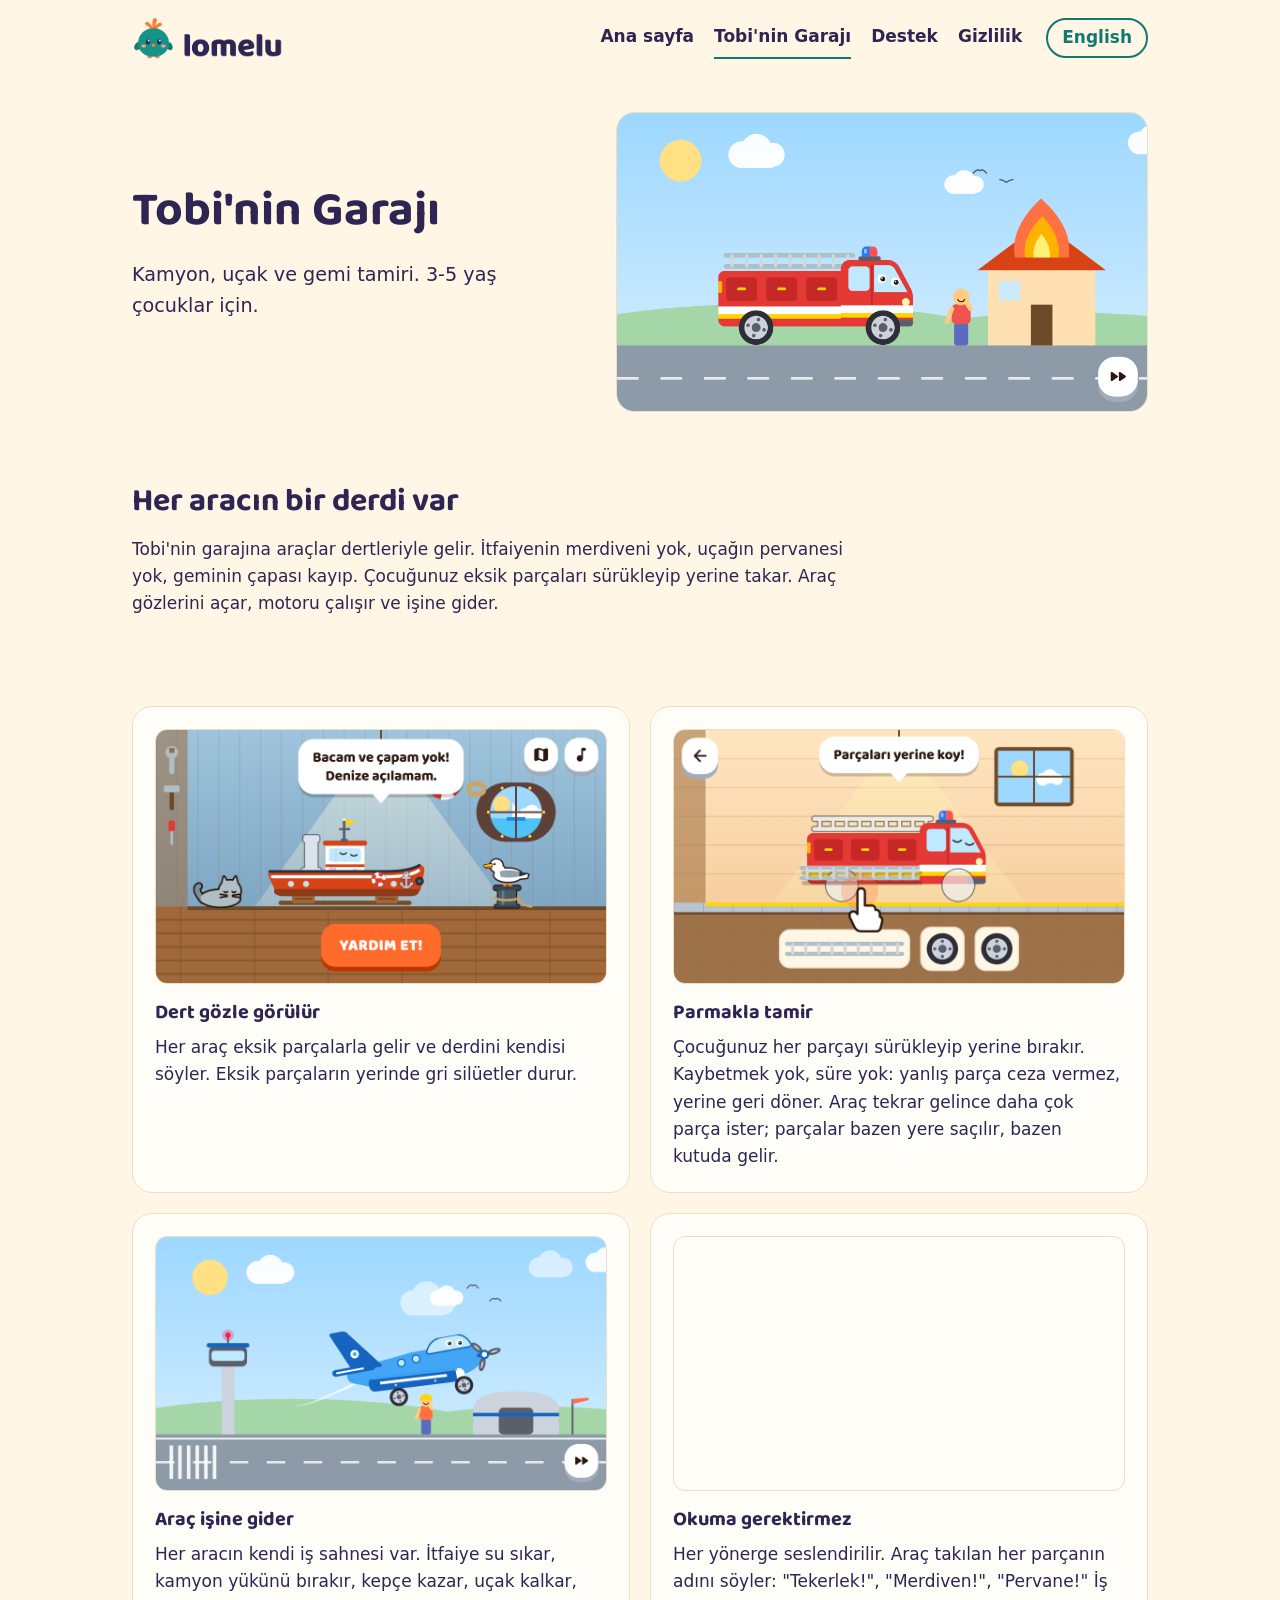
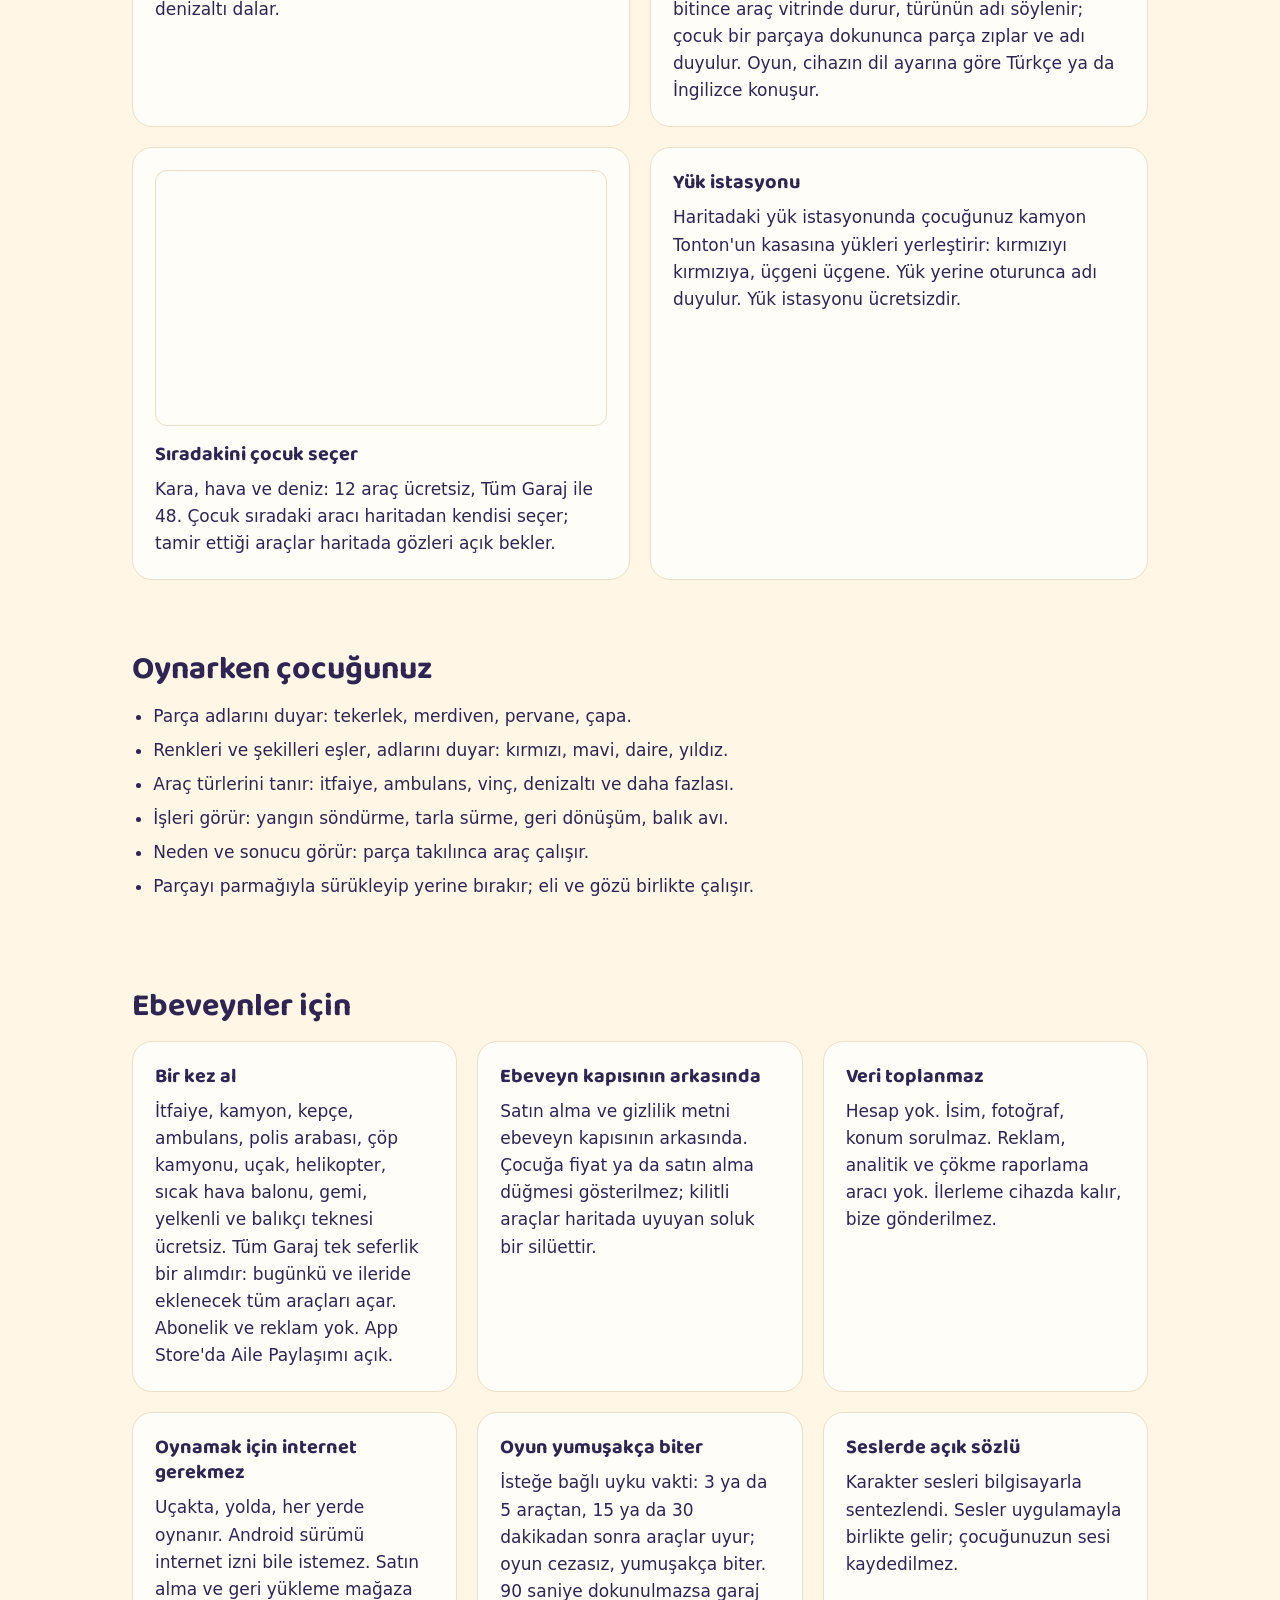
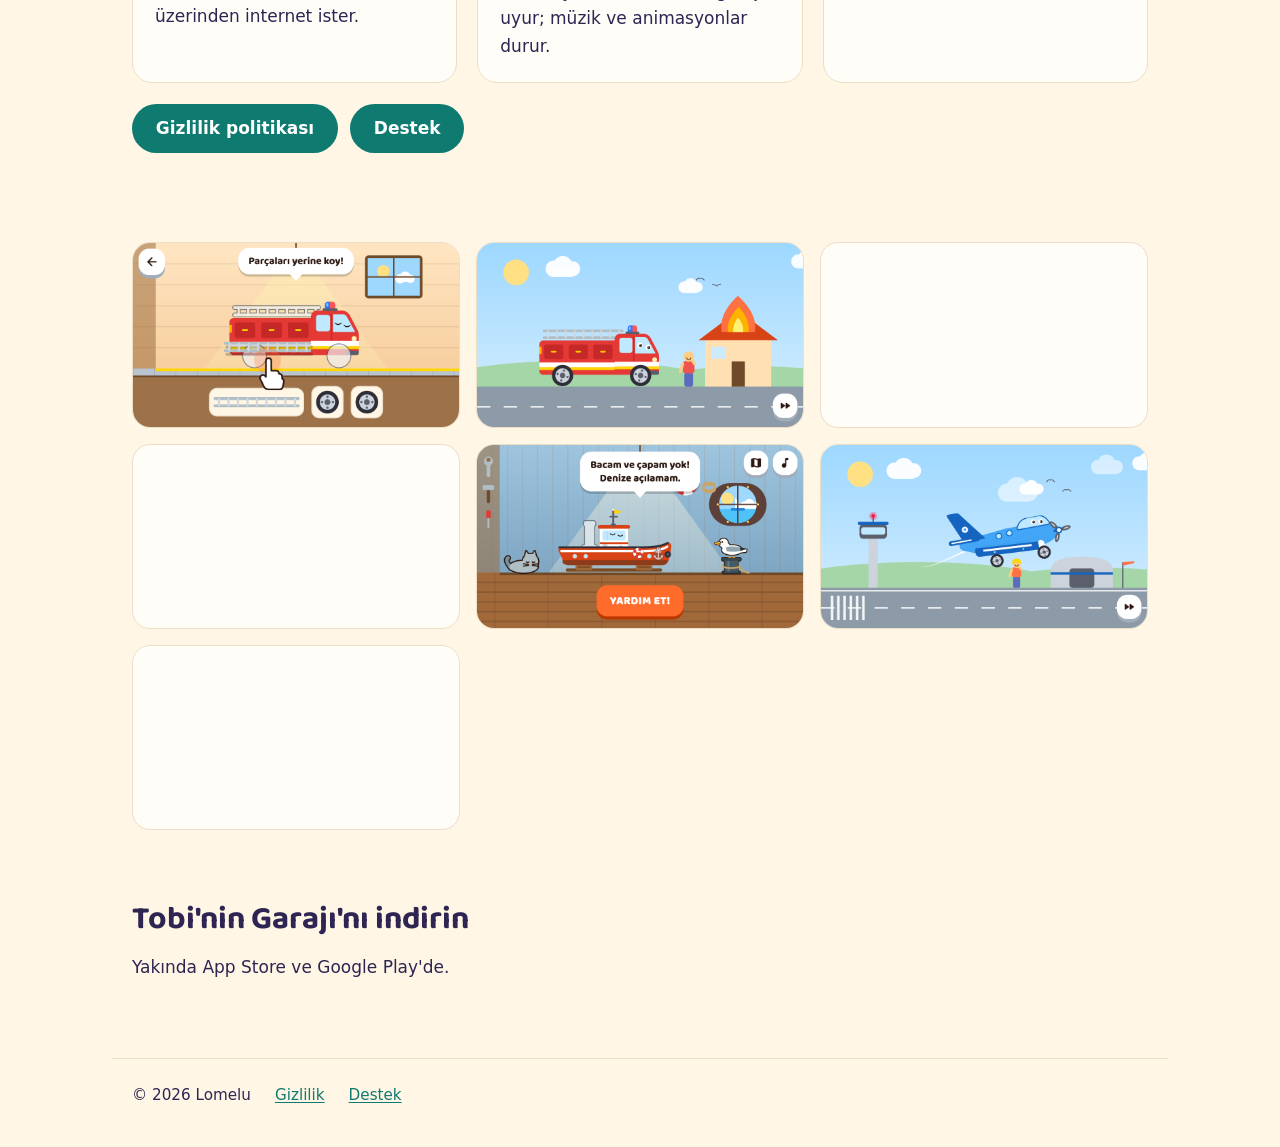
<file: tr/tobis-garage.html>
<!doctype html>
<html lang="tr">
<head>
<meta charset="utf-8">
<meta name="viewport" content="width=device-width, initial-scale=1">
<meta http-equiv="Content-Security-Policy" content="default-src 'none'; img-src 'self'; style-src 'self'; font-src 'self'; base-uri 'none'; form-action 'none'">
<meta name="referrer" content="no-referrer">
<title>Tobi&#x27;nin Garajı · 3-5 yaş için araç tamiri oyunu</title>
<meta name="description" content="Çocuğunuz eksik parçaları yerine takar, araç işine gider. 12 araç ücretsiz, Tüm Garaj ile 48. Reklam yok, veri toplanmaz, oynamak için internet gerekmez.">
<link rel="canonical" href="https://lomelu.com/tr/tobis-garage">
<link rel="alternate" hreflang="en" href="https://lomelu.com/tobis-garage">
<link rel="alternate" hreflang="tr" href="https://lomelu.com/tr/tobis-garage">
<link rel="alternate" hreflang="x-default" href="https://lomelu.com/tobis-garage">
<meta property="og:type" content="website">
<meta property="og:site_name" content="Lomelu">
<meta property="og:title" content="Tobi&#x27;nin Garajı · 3-5 yaş için araç tamiri oyunu">
<meta property="og:description" content="Çocuğunuz eksik parçaları yerine takar, araç işine gider. 12 araç ücretsiz, Tüm Garaj ile 48. Reklam yok, veri toplanmaz, oynamak için internet gerekmez.">
<meta property="og:url" content="https://lomelu.com/tr/tobis-garage">
<meta property="og:image" content="https://lomelu.com/assets/brand/lomelu-og-1200x630.png">
<meta name="twitter:card" content="summary_large_image">
<link rel="icon" href="/favicon.ico" sizes="any">
<link rel="icon" type="image/png" sizes="48x48" href="/favicon-48.png">
<link rel="apple-touch-icon" href="/apple-touch-icon.png">
<link rel="stylesheet" href="/assets/site.css">
</head>
<body class="page-tobis-garage">
<a class="skip" href="#main">İçeriğe geç</a>
<header class="site-header">
<a class="logo" href="/tr"><img class="logo-image" src="/assets/brand/lomelu-header-240.png" alt="Lomelu" width="835" height="240"></a>
<nav aria-label="Ana menü"><a href="/tr">Ana sayfa</a><a href="/tr/tobis-garage" aria-current="page">Tobi&#x27;nin Garajı</a><a href="/tr/destek">Destek</a><a href="/tr/gizlilik">Gizlilik</a></nav>
<a class="lang" href="/tobis-garage" lang="en" hreflang="en">English</a>
</header>
<main id="main">
<section class="hero hero-app"><div class="hero-text"><h1>Tobi&#x27;nin Garajı</h1>
<p>Kamyon, uçak ve gemi tamiri. 3-5 yaş çocuklar için.</p>
</div>
<img class="shot" src="/assets/play_phone/tr/02_job_land.png" alt="İş sahnesinde yangına su sıkan itfaiye" width="1920" height="1080"></section>
<section class="text"><h2>Her aracın bir derdi var</h2>
<p>Tobi'nin garajına araçlar dertleriyle gelir. İtfaiyenin merdiveni yok, uçağın pervanesi yok, geminin çapası kayıp. Çocuğunuz eksik parçaları sürükleyip yerine takar. Araç gözlerini açar, motoru çalışır ve işine gider.</p>
</section>
<section class="content">
<div class="features"><div class="item"><img class="shot" src="/assets/play_phone/tr/05_garage.png" alt="Garajda derdini söyleyen gemi" width="1920" height="1080" loading="lazy" decoding="async"><h3>Dert gözle görülür</h3>
<p>Her araç eksik parçalarla gelir ve derdini kendisi söyler. Eksik parçaların yerinde gri silüetler durur.</p></div><div class="item"><img class="shot" src="/assets/play_phone/tr/01_build.png" alt="İtfaiyeye sürüklenen eksik parça" width="1920" height="1080" loading="lazy" decoding="async"><h3>Parmakla tamir</h3>
<p>Çocuğunuz her parçayı sürükleyip yerine bırakır. Kaybetmek yok, süre yok: yanlış parça ceza vermez, yerine geri döner. Araç tekrar gelince daha çok parça ister; parçalar bazen yere saçılır, bazen kutuda gelir.</p></div><div class="item"><img class="shot" src="/assets/play_phone/tr/06_job_air.png" alt="İş sahnesinde kalkan uçak" width="1920" height="1080" loading="lazy" decoding="async"><h3>Araç işine gider</h3>
<p>Her aracın kendi iş sahnesi var. İtfaiye su sıkar, kamyon yükünü bırakır, kepçe kazar, uçak kalkar, denizaltı dalar.</p></div><div class="item"><img class="shot" src="/assets/play_phone/tr/03_showcase.png" alt="İşten sonra vitrinde duran vinç" width="1920" height="1080" loading="lazy" decoding="async"><h3>Okuma gerektirmez</h3>
<p>Her yönerge seslendirilir. Araç takılan her parçanın adını söyler: "Tekerlek!", "Merdiven!", "Pervane!" İş bitince araç vitrinde durur, türünün adı söylenir; çocuk bir parçaya dokununca parça zıplar ve adı duyulur. Oyun, cihazın dil ayarına göre Türkçe ya da İngilizce konuşur.</p></div><div class="item"><img class="shot" src="/assets/play_phone/tr/04_map.png" alt="Kara, hava ve deniz araçlarının olduğu harita" width="1920" height="1080" loading="lazy" decoding="async"><h3>Sıradakini çocuk seçer</h3>
<p>Kara, hava ve deniz: 12 araç ücretsiz, Tüm Garaj ile 48. Çocuk sıradaki aracı haritadan kendisi seçer; tamir ettiği araçlar haritada gözleri açık bekler.</p></div><div class="item"><h3>Yük istasyonu</h3>
<p>Haritadaki yük istasyonunda çocuğunuz kamyon Tonton'un kasasına yükleri yerleştirir: kırmızıyı kırmızıya, üçgeni üçgene. Yük yerine oturunca adı duyulur. Yük istasyonu ücretsizdir.</p></div></div>
</section>
<section class="text"><h2>Oynarken çocuğunuz</h2>
<ul><li>Parça adlarını duyar: tekerlek, merdiven, pervane, çapa.</li><li>Renkleri ve şekilleri eşler, adlarını duyar: kırmızı, mavi, daire, yıldız.</li><li>Araç türlerini tanır: itfaiye, ambulans, vinç, denizaltı ve daha fazlası.</li><li>İşleri görür: yangın söndürme, tarla sürme, geri dönüşüm, balık avı.</li><li>Neden ve sonucu görür: parça takılınca araç çalışır.</li><li>Parçayı parmağıyla sürükleyip yerine bırakır; eli ve gözü birlikte çalışır.</li></ul>
</section>
<section class="content"><h2>Ebeveynler için</h2>
<div class="cards"><div class="item"><h3>Bir kez al</h3>
<p>İtfaiye, kamyon, kepçe, ambulans, polis arabası, çöp kamyonu, uçak, helikopter, sıcak hava balonu, gemi, yelkenli ve balıkçı teknesi ücretsiz. Tüm Garaj tek seferlik bir alımdır: bugünkü ve ileride eklenecek tüm araçları açar. Abonelik ve reklam yok. App Store'da Aile Paylaşımı açık.</p></div><div class="item"><h3>Ebeveyn kapısının arkasında</h3>
<p>Satın alma ve gizlilik metni ebeveyn kapısının arkasında. Çocuğa fiyat ya da satın alma düğmesi gösterilmez; kilitli araçlar haritada uyuyan soluk bir silüettir.</p></div><div class="item"><h3>Veri toplanmaz</h3>
<p>Hesap yok. İsim, fotoğraf, konum sorulmaz. Reklam, analitik ve çökme raporlama aracı yok. İlerleme cihazda kalır, bize gönderilmez.</p></div><div class="item"><h3>Oynamak için internet gerekmez</h3>
<p>Uçakta, yolda, her yerde oynanır. Android sürümü internet izni bile istemez. Satın alma ve geri yükleme mağaza üzerinden internet ister.</p></div><div class="item"><h3>Oyun yumuşakça biter</h3>
<p>İsteğe bağlı uyku vakti: 3 ya da 5 araçtan, 15 ya da 30 dakikadan sonra araçlar uyur; oyun cezasız, yumuşakça biter. 90 saniye dokunulmazsa garaj uyur; müzik ve animasyonlar durur.</p></div><div class="item"><h3>Seslerde açık sözlü</h3>
<p>Karakter sesleri bilgisayarla sentezlendi. Sesler uygulamayla birlikte gelir; çocuğunuzun sesi kaydedilmez.</p></div></div>
<p class="buttons"><a class="button" href="/tr/gizlilik">Gizlilik politikası</a><a class="button" href="/tr/destek">Destek</a></p></section>
<section class="gallery"><a href="/assets/play_phone/tr/01_build.png"><img class="shot" src="/assets/play_phone/tr/01_build.png" alt="İtfaiyeye sürüklenen eksik parça" width="1920" height="1080" loading="lazy" decoding="async"></a><a href="/assets/play_phone/tr/02_job_land.png"><img class="shot" src="/assets/play_phone/tr/02_job_land.png" alt="Yangına su sıkan itfaiye" width="1920" height="1080" loading="lazy" decoding="async"></a><a href="/assets/play_phone/tr/03_showcase.png"><img class="shot" src="/assets/play_phone/tr/03_showcase.png" alt="İşten sonra vitrinde duran vinç" width="1920" height="1080" loading="lazy" decoding="async"></a><a href="/assets/play_phone/tr/04_map.png"><img class="shot" src="/assets/play_phone/tr/04_map.png" alt="Kara, hava ve deniz araçlarının olduğu harita" width="1920" height="1080" loading="lazy" decoding="async"></a><a href="/assets/play_phone/tr/05_garage.png"><img class="shot" src="/assets/play_phone/tr/05_garage.png" alt="Garajda derdini söyleyen gemi" width="1920" height="1080" loading="lazy" decoding="async"></a><a href="/assets/play_phone/tr/06_job_air.png"><img class="shot" src="/assets/play_phone/tr/06_job_air.png" alt="Kalkan uçak" width="1920" height="1080" loading="lazy" decoding="async"></a><a href="/assets/play_phone/tr/07_job_sea.png"><img class="shot" src="/assets/play_phone/tr/07_job_sea.png" alt="Ağını çeken balıkçı teknesi" width="1920" height="1080" loading="lazy" decoding="async"></a></section>
<section class="text" id="get-the-app"><h2>Tobi&#x27;nin Garajı&#x27;nı indirin</h2>
<p>Yakında App Store ve Google Play'de.</p>
</section>
</main>
<footer class="site-footer"><span>© 2026 Lomelu</span><a href="/tr/gizlilik">Gizlilik</a><a href="/tr/destek">Destek</a></footer>
</body>
</html>
</file>
<file: assets/site.css>
/* lomelu.com: tek stil dosyası. Renkler docs/brand.md "Renkler":
   zemin krem, metin gece moru, bağlantı ve düğme koyu yeşil. */
@font-face {
  font-family: "Baloo 2";
  src: url("/assets/fonts/baloo2-700.woff2") format("woff2");
  font-weight: 700;
  font-display: swap;
}

:root {
  color-scheme: light;
  --cream: #fff6e5;
  --ink: #2e2553;
  --green: #0f7a70;
  --card: #fffdf8;
  --line: #ecdfc6;
  --display: "Baloo 2", ui-rounded, "Nunito", system-ui, -apple-system, "Segoe UI", Roboto, sans-serif;
}

* { box-sizing: border-box; }
html { -webkit-text-size-adjust: 100%; }

body {
  margin: 0;
  background: var(--cream);
  color: var(--ink);
  font: 400 1.0625rem/1.6 system-ui, -apple-system, "Segoe UI", Roboto, "Helvetica Neue", Arial, sans-serif;
}

h1, h2, h3 { font-family: var(--display); font-weight: 700; line-height: 1.15; margin: 0 0 0.45em; }
h1 { font-size: clamp(2rem, 5vw, 3rem); }
h2 { font-size: clamp(1.5rem, 3.5vw, 2rem); }
h3 { font-size: 1.25rem; line-height: 1.25; }
p, ul { margin: 0 0 1em; }
ul { padding-left: 1.25em; }
li { margin-bottom: 0.4em; }
img { max-width: 100%; height: auto; display: block; }
a { color: var(--green); text-underline-offset: 0.15em; }
a:focus-visible { outline: 3px solid var(--green); outline-offset: 3px; border-radius: 6px; }

.skip { position: absolute; left: -999px; top: 0; background: var(--card); padding: 0.5em 1em; z-index: 2; }
.skip:focus { left: 8px; top: 8px; }

.site-header, main, .site-footer { max-width: 66rem; margin: 0 auto; padding-left: 20px; padding-right: 20px; }

.site-header { display: flex; flex-wrap: wrap; align-items: center; gap: 8px 24px; padding-top: 16px; padding-bottom: 16px; }
.logo-image { height: 44px; width: auto; }
.site-header nav { display: flex; flex-wrap: wrap; gap: 4px 20px; margin-left: auto; }
.site-header nav a { color: var(--ink); text-decoration: none; font-weight: 600; padding: 6px 0; border-bottom: 2px solid transparent; }
.site-header nav a:hover, .site-header nav a[aria-current="page"] { border-bottom-color: var(--green); }
.lang { border: 2px solid var(--green); border-radius: 999px; padding: 4px 14px; text-decoration: none; font-weight: 600; }

main > section { padding: 36px 0; }

.hero-brand { text-align: center; padding-top: 48px; }
.hero-logo { width: min(420px, 80%); margin: 0 auto 24px; }
.hero-brand .hero-text { max-width: 40rem; margin: 0 auto; }
.hero-brand p { font-size: 1.2rem; }

.hero-app { display: grid; gap: 28px; align-items: center; }
.hero-app p { font-size: 1.2rem; }

.shot { border-radius: 18px; border: 1px solid var(--line); background: var(--card); }

.buttons { display: flex; flex-wrap: wrap; gap: 12px; margin-top: 1.25em; }
.hero-brand .buttons { justify-content: center; }
.button { display: inline-block; background: var(--green); color: #fff; text-decoration: none; font-weight: 600; padding: 0.65em 1.4em; border-radius: 999px; }
.button:hover { filter: brightness(1.08); }
.button.quiet { background: transparent; color: var(--green); border: 2px solid var(--green); }

.about, .text { max-width: 46rem; }
.about.with-image, .text.with-image { display: grid; gap: 24px; align-items: center; max-width: none; }
.about-image { width: 200px; }
.card-image { width: 160px; border-radius: 28px; }
.card { background: var(--card); border: 1px solid var(--line); border-radius: 24px; padding: 28px !important; margin: 36px 0; }

.cards, .features { display: grid; gap: 20px; }
.item { background: var(--card); border: 1px solid var(--line); border-radius: 20px; padding: 22px; }
.item p:last-child, .item ul:last-child { margin-bottom: 0; }
.features .shot { margin-bottom: 16px; border-radius: 12px; }

.faq { max-width: 46rem; }
.faq .item { background: none; border: 0; border-top: 1px solid var(--line); border-radius: 0; padding: 20px 0 6px; }

.gallery { display: grid; gap: 16px; }
.links { border-top: 1px solid var(--line); }

.site-footer { display: flex; flex-wrap: wrap; gap: 8px 24px; padding-top: 24px; padding-bottom: 40px; font-size: 0.95rem; border-top: 1px solid var(--line); margin-top: 24px; }

@media (min-width: 640px) {
  .cards, .features, .gallery { grid-template-columns: repeat(2, 1fr); }
  .about.with-image { grid-template-columns: 200px 1fr; gap: 36px; }
  .text.with-image { grid-template-columns: 160px 1fr; gap: 32px; }
}

@media (min-width: 900px) {
  .hero-app { grid-template-columns: 5fr 6fr; gap: 40px; }
  .cards { grid-template-columns: repeat(3, 1fr); }
  .page-home .cards { grid-template-columns: repeat(4, 1fr); }
  .gallery { grid-template-columns: repeat(3, 1fr); }
}
</file>
